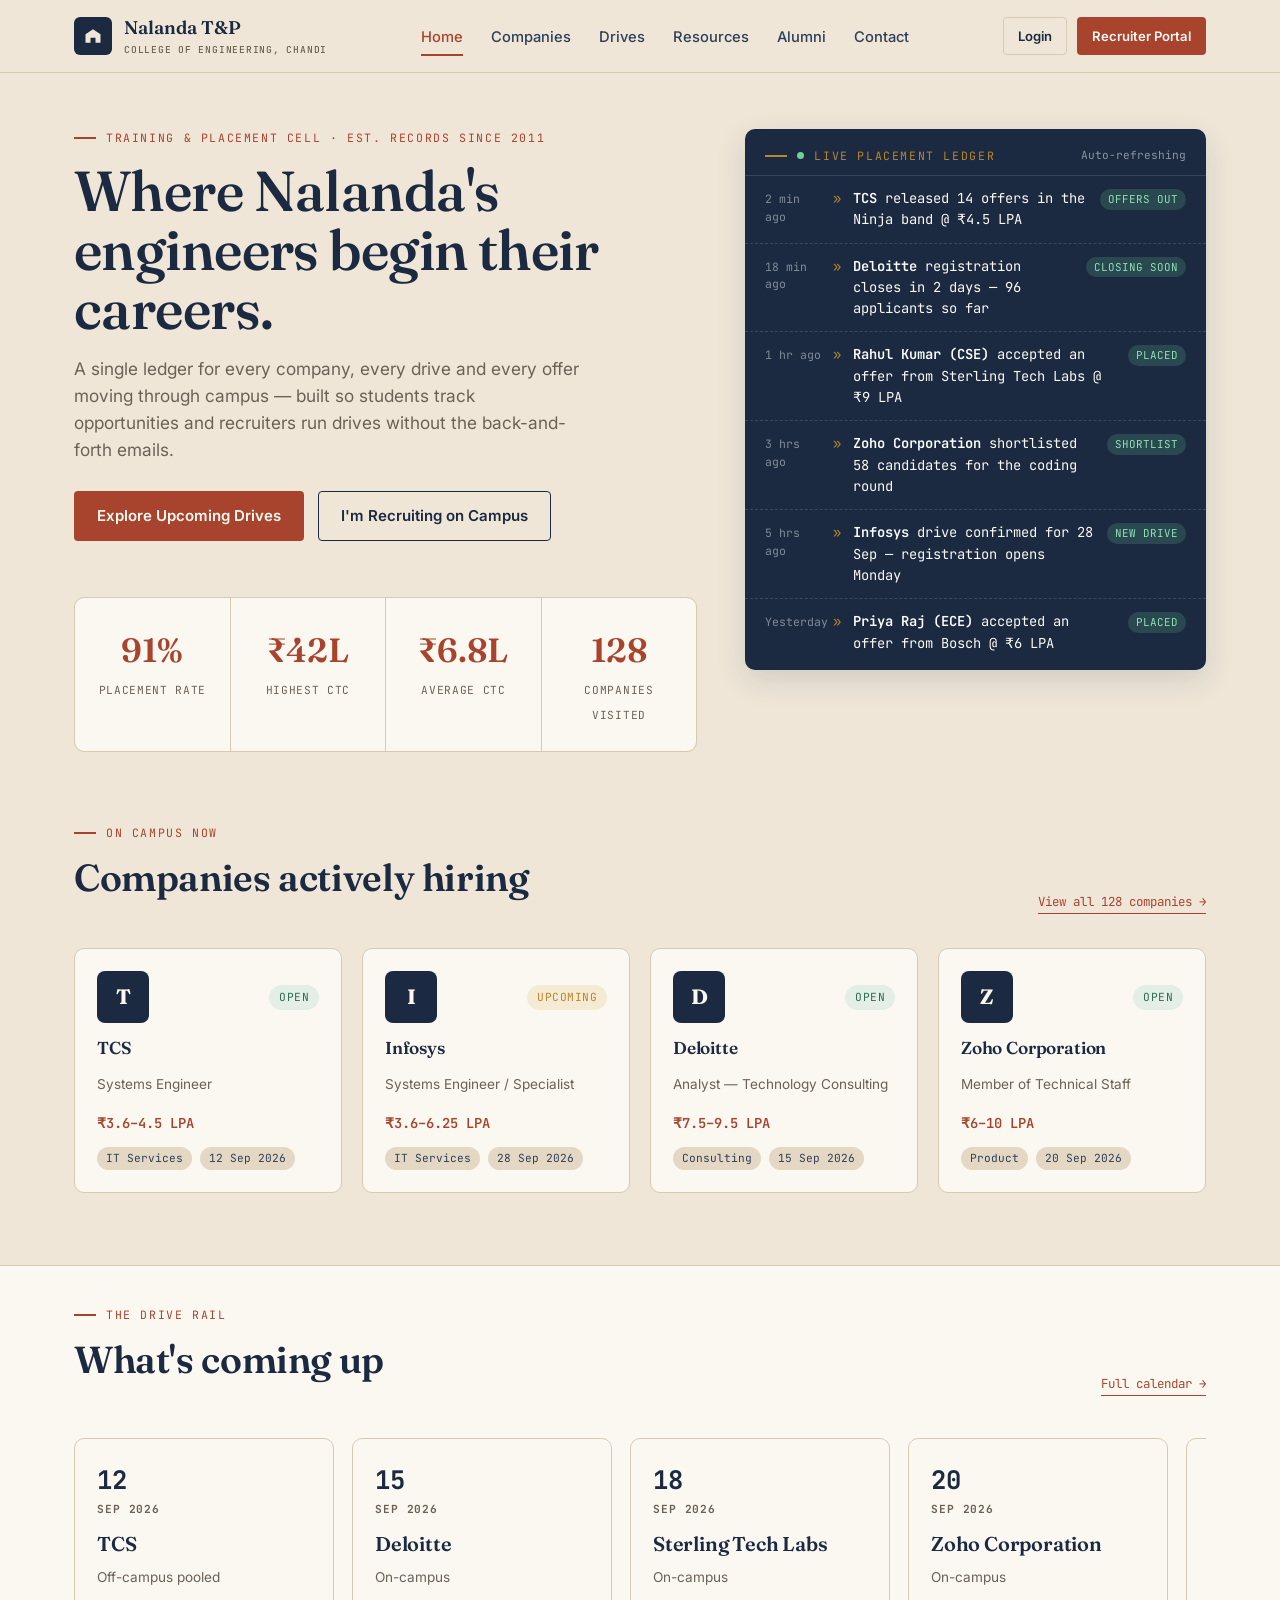
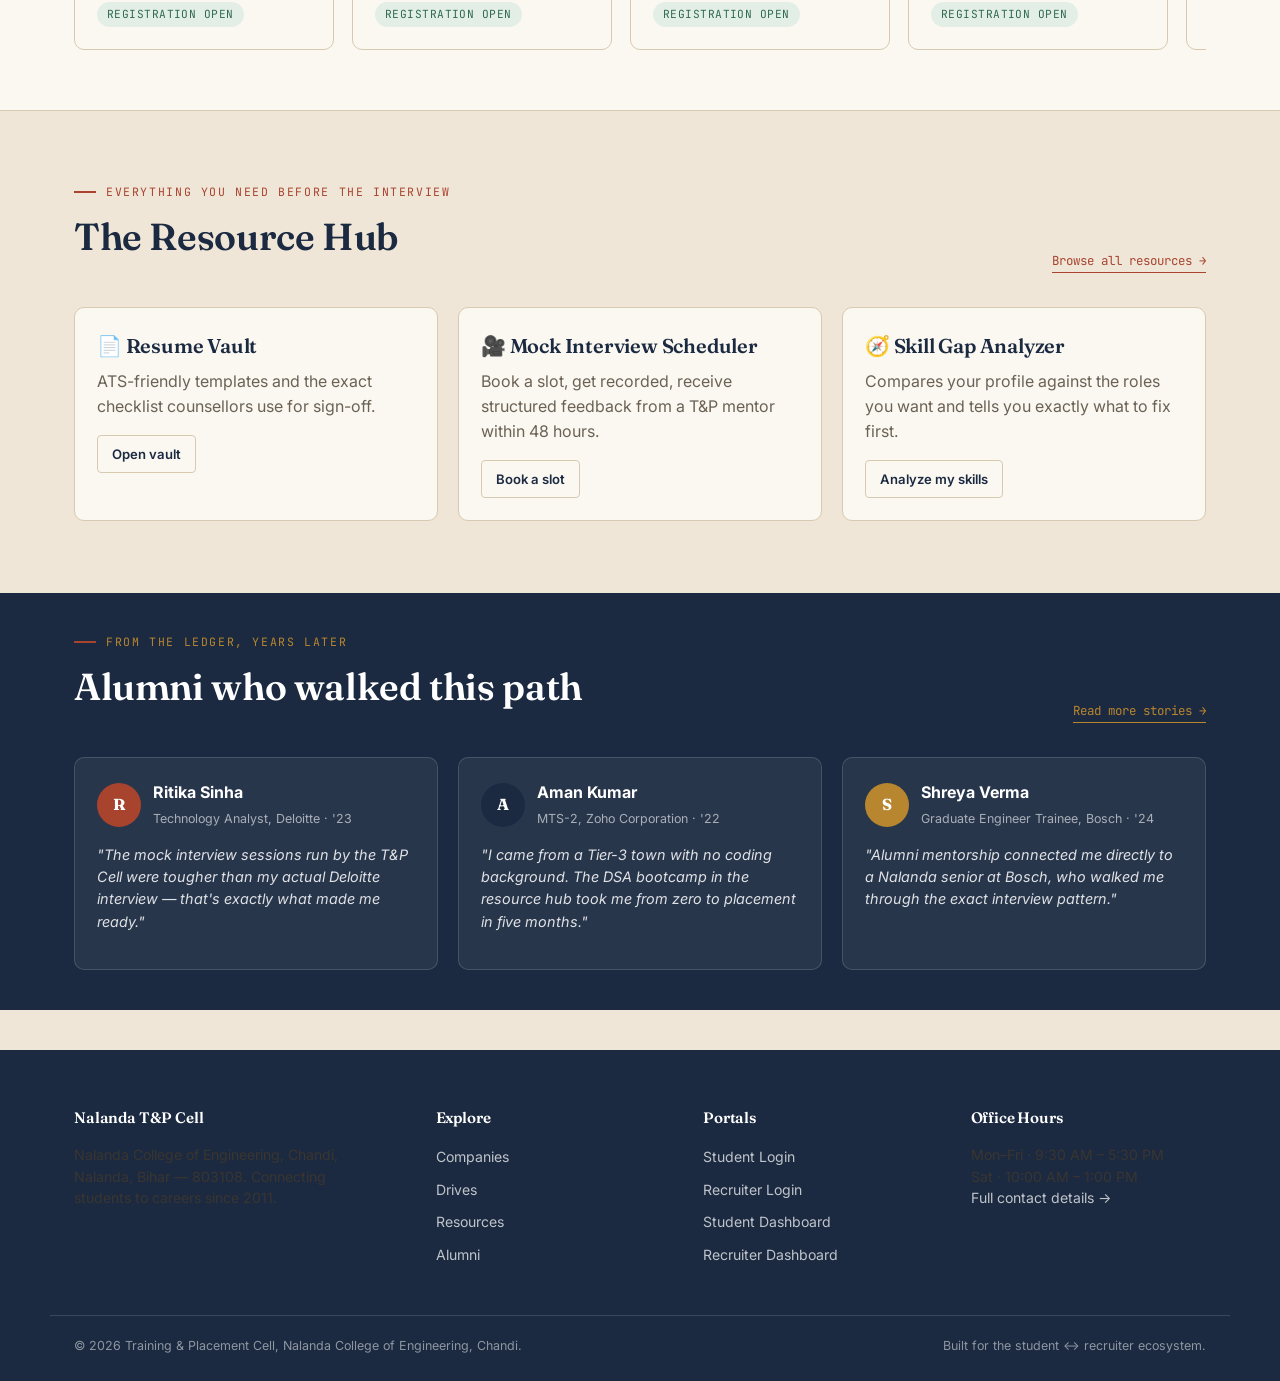
<file: index.html>
<!DOCTYPE html>
<html lang="en">
<head>
<meta charset="UTF-8">
<meta name="viewport" content="width=device-width, initial-scale=1.0">
<title>Nalanda T&P Cell — Training & Placement, Nalanda College of Engineering</title>
<meta name="description" content="Official Training & Placement Cell portal of Nalanda College of Engineering, Chandi — companies, drives, resources and dashboards for students and recruiters.">
<link rel="preconnect" href="https://fonts.googleapis.com">
<link href="https://fonts.googleapis.com/css2?family=Fraunces:opsz,wght@9..144,500;9..144,600;9..144,700&family=Inter:wght@400;500;600;700&family=JetBrains+Mono:wght@400;500;600&display=swap" rel="stylesheet">
<link rel="stylesheet" href="assets/css/style.css">
</head>
<body>

<nav class="site-nav">
  <div class="container nav-inner">
    <a href="index.html" class="brand">
      <span class="brand-mark">
        <svg viewBox="0 0 24 24" fill="none"><path d="M3 10L12 4L21 10V20H15V14H9V20H3V10Z" fill="#EFE6D8"/></svg>
      </span>
      <span>Nalanda T&amp;P<small>College of Engineering, Chandi</small></span>
    </a>
    <ul class="nav-links">
      <li><a href="index.html" data-page="index.html" class="active">Home</a></li>
      <li><a href="companies.html" data-page="companies.html">Companies</a></li>
      <li><a href="drives.html" data-page="drives.html">Drives</a></li>
      <li><a href="resources.html" data-page="resources.html">Resources</a></li>
      <li><a href="alumni.html" data-page="alumni.html">Alumni</a></li>
      <li><a href="contact.html" data-page="contact.html">Contact</a></li>
    </ul>
    <div class="nav-cta">
      <a href="login.html" class="btn btn-ghost btn-sm" data-login-link>Login</a>
      <a href="#" class="btn btn-ink btn-sm hidden" data-user-badge></a>
      <a href="login.html?as=recruiter" class="btn btn-primary btn-sm">Recruiter Portal</a>
    </div>
    <button class="nav-toggle" aria-label="Toggle menu"><span></span><span></span><span></span></button>
  </div>
</nav>

<header class="hero">
  <div class="container hero-grid">
    <div>
      <p class="eyebrow">Training &amp; Placement Cell · Est. records since 2011</p>
      <h1>Where Nalanda's engineers begin their careers.</h1>
      <p class="lede">A single ledger for every company, every drive and every offer moving through campus — built so students track opportunities and recruiters run drives without the back-and-forth emails.</p>
      <div class="hero-actions">
        <a href="drives.html" class="btn btn-primary">Explore Upcoming Drives</a>
        <a href="login.html?as=recruiter" class="btn btn-outline">I'm Recruiting on Campus</a>
      </div>
      <div class="stat-plaques">
        <div class="plaque"><span class="num" id="stat-rate">91%</span><span class="lbl">Placement rate</span></div>
        <div class="plaque"><span class="num" id="stat-high">₹42L</span><span class="lbl">Highest CTC</span></div>
        <div class="plaque"><span class="num" id="stat-avg">₹6.8L</span><span class="lbl">Average CTC</span></div>
        <div class="plaque"><span class="num" id="stat-cos">128</span><span class="lbl">Companies visited</span></div>
      </div>
    </div>

    <div class="ledger">
      <div class="ledger-head">
        <p class="eyebrow"><span class="live-dot"></span> Live Placement Ledger</p>
        <span style="font-family:var(--mono);font-size:.7rem;color:rgba(255,255,255,.5)">Auto-refreshing</span>
      </div>
      <div class="ledger-track" data-ledger></div>
    </div>
  </div>
</header>

<section class="section">
  <div class="container">
    <div class="section-head">
      <div>
        <p class="eyebrow">On Campus Now</p>
        <h2>Companies actively hiring</h2>
      </div>
      <a href="companies.html" class="view-all">View all 128 companies →</a>
    </div>
    <div class="grid grid-4" id="home-companies"></div>
  </div>
</section>

<section class="section section-tight" style="background:var(--paper);border-top:1px solid var(--line);border-bottom:1px solid var(--line);">
  <div class="container">
    <div class="section-head">
      <div>
        <p class="eyebrow">The Drive Rail</p>
        <h2>What's coming up</h2>
      </div>
      <a href="drives.html" class="view-all">Full calendar →</a>
    </div>
    <div class="rail" id="home-drives"></div>
  </div>
</section>

<section class="section">
  <div class="container">
    <div class="section-head">
      <div>
        <p class="eyebrow">Everything you need before the interview</p>
        <h2>The Resource Hub</h2>
      </div>
      <a href="resources.html" class="view-all">Browse all resources →</a>
    </div>
    <div class="grid grid-3">
      <div class="card">
        <h3>📄 Resume Vault</h3>
        <p class="muted">ATS-friendly templates and the exact checklist counsellors use for sign-off.</p>
        <a href="resources.html" class="btn btn-ghost btn-sm">Open vault</a>
      </div>
      <div class="card">
        <h3>🎥 Mock Interview Scheduler</h3>
        <p class="muted">Book a slot, get recorded, receive structured feedback from a T&amp;P mentor within 48 hours.</p>
        <a href="student-dashboard.html" class="btn btn-ghost btn-sm">Book a slot</a>
      </div>
      <div class="card">
        <h3>🧭 Skill Gap Analyzer</h3>
        <p class="muted">Compares your profile against the roles you want and tells you exactly what to fix first.</p>
        <a href="student-dashboard.html" class="btn btn-ghost btn-sm">Analyze my skills</a>
      </div>
    </div>
  </div>
</section>

<section class="section section-tight" style="background:var(--ink);color:#fff;">
  <div class="container">
    <div class="section-head">
      <div>
        <p class="eyebrow" style="color:var(--brass)">From the ledger, years later</p>
        <h2 style="color:#fff">Alumni who walked this path</h2>
      </div>
      <a href="alumni.html" class="view-all" style="color:var(--brass);border-color:var(--brass)">Read more stories →</a>
    </div>
    <div class="grid grid-3" id="home-alumni"></div>
  </div>
</section>

<footer class="site-footer">
  <div class="container footer-grid">
    <div>
      <h4>Nalanda T&amp;P Cell</h4>
      <p style="max-width:32ch;font-size:.88rem;">Nalanda College of Engineering, Chandi, Nalanda, Bihar — 803108. Connecting students to careers since 2011.</p>
    </div>
    <div>
      <h4>Explore</h4>
      <ul><li><a href="companies.html">Companies</a></li><li><a href="drives.html">Drives</a></li><li><a href="resources.html">Resources</a></li><li><a href="alumni.html">Alumni</a></li></ul>
    </div>
    <div>
      <h4>Portals</h4>
      <ul><li><a href="login.html">Student Login</a></li><li><a href="login.html?as=recruiter">Recruiter Login</a></li><li><a href="student-dashboard.html">Student Dashboard</a></li><li><a href="recruiter-dashboard.html">Recruiter Dashboard</a></li></ul>
    </div>
    <div>
      <h4>Office Hours</h4>
      <p style="font-size:.88rem;">Mon–Fri · 9:30 AM – 5:30 PM<br>Sat · 10:00 AM – 1:00 PM<br><a href="contact.html">Full contact details →</a></p>
    </div>
  </div>
  <div class="container footer-bottom">
    <span>© <span data-year></span> Training &amp; Placement Cell, Nalanda College of Engineering, Chandi.</span>
    <span>Built for the student ↔ recruiter ecosystem.</span>
  </div>
</footer>

<script src="assets/js/data.js"></script>
<script src="assets/js/main.js"></script>
<script src="assets/js/auth.js"></script>
<script>
  // Featured companies (open + upcoming, first 4)
  const featured = TP_DATA.companies.filter(c => c.status !== "closed").slice(0, 4);
  document.getElementById("home-companies").innerHTML = featured.map(c => `
    <a href="companies.html#${c.id}" class="card company-card">
      <div class="flex-between">
        <div class="company-logo">${c.name[0]}</div>
        <span class="badge badge-${c.status}">${c.status}</span>
      </div>
      <h3>${c.name}</h3>
      <p class="muted" style="font-size:.85rem;margin-bottom:6px;">${c.role}</p>
      <span class="company-ctc">${ctcRange(c.ctcMin, c.ctcMax)}</span>
      <div class="company-meta"><span class="chip">${c.sector}</span><span class="chip">${c.drive}</span></div>
    </a>
  `).join("");

  // Upcoming drives rail
  const upcoming = TP_DATA.drives.filter(d => d.status !== "closed").slice(0, 6);
  document.getElementById("home-drives").innerHTML = upcoming.map(d => {
    const dt = new Date(d.date);
    return `
    <div class="card rail-card">
      <div class="rail-date">${dt.getDate()}<span>${dt.toLocaleString('en-US',{month:'short'})} ${dt.getFullYear()}</span></div>
      <h3 style="margin-top:10px;">${d.company}</h3>
      <p class="muted" style="font-size:.85rem;">${d.type}</p>
      <div class="flex-between">
        <span class="badge badge-${d.status}">${d.stage}</span>
      </div>
    </div>`;
  }).join("");

  // Alumni preview
  document.getElementById("home-alumni").innerHTML = TP_DATA.alumni.slice(0, 3).map(a => `
    <div class="card" style="background:rgba(255,255,255,0.06);border-color:rgba(255,255,255,0.14);">
      <div class="flex gap-12" style="margin-bottom:14px;">
        <div style="width:44px;height:44px;border-radius:50%;background:${a.avatarColor};display:flex;align-items:center;justify-content:center;font-family:var(--serif);font-weight:700;color:#fff;">${a.name[0]}</div>
        <div>
          <b style="color:#fff;display:block;">${a.name}</b>
          <span style="font-size:.78rem;color:rgba(255,255,255,.6)">${a.role}, ${a.company} · '${a.batch.slice(2)}</span>
        </div>
      </div>
      <p style="color:rgba(255,255,255,.85);font-size:.9rem;font-style:italic;">"${a.quote}"</p>
    </div>
  `).join("");
</script>
</body>
</html>
</file>
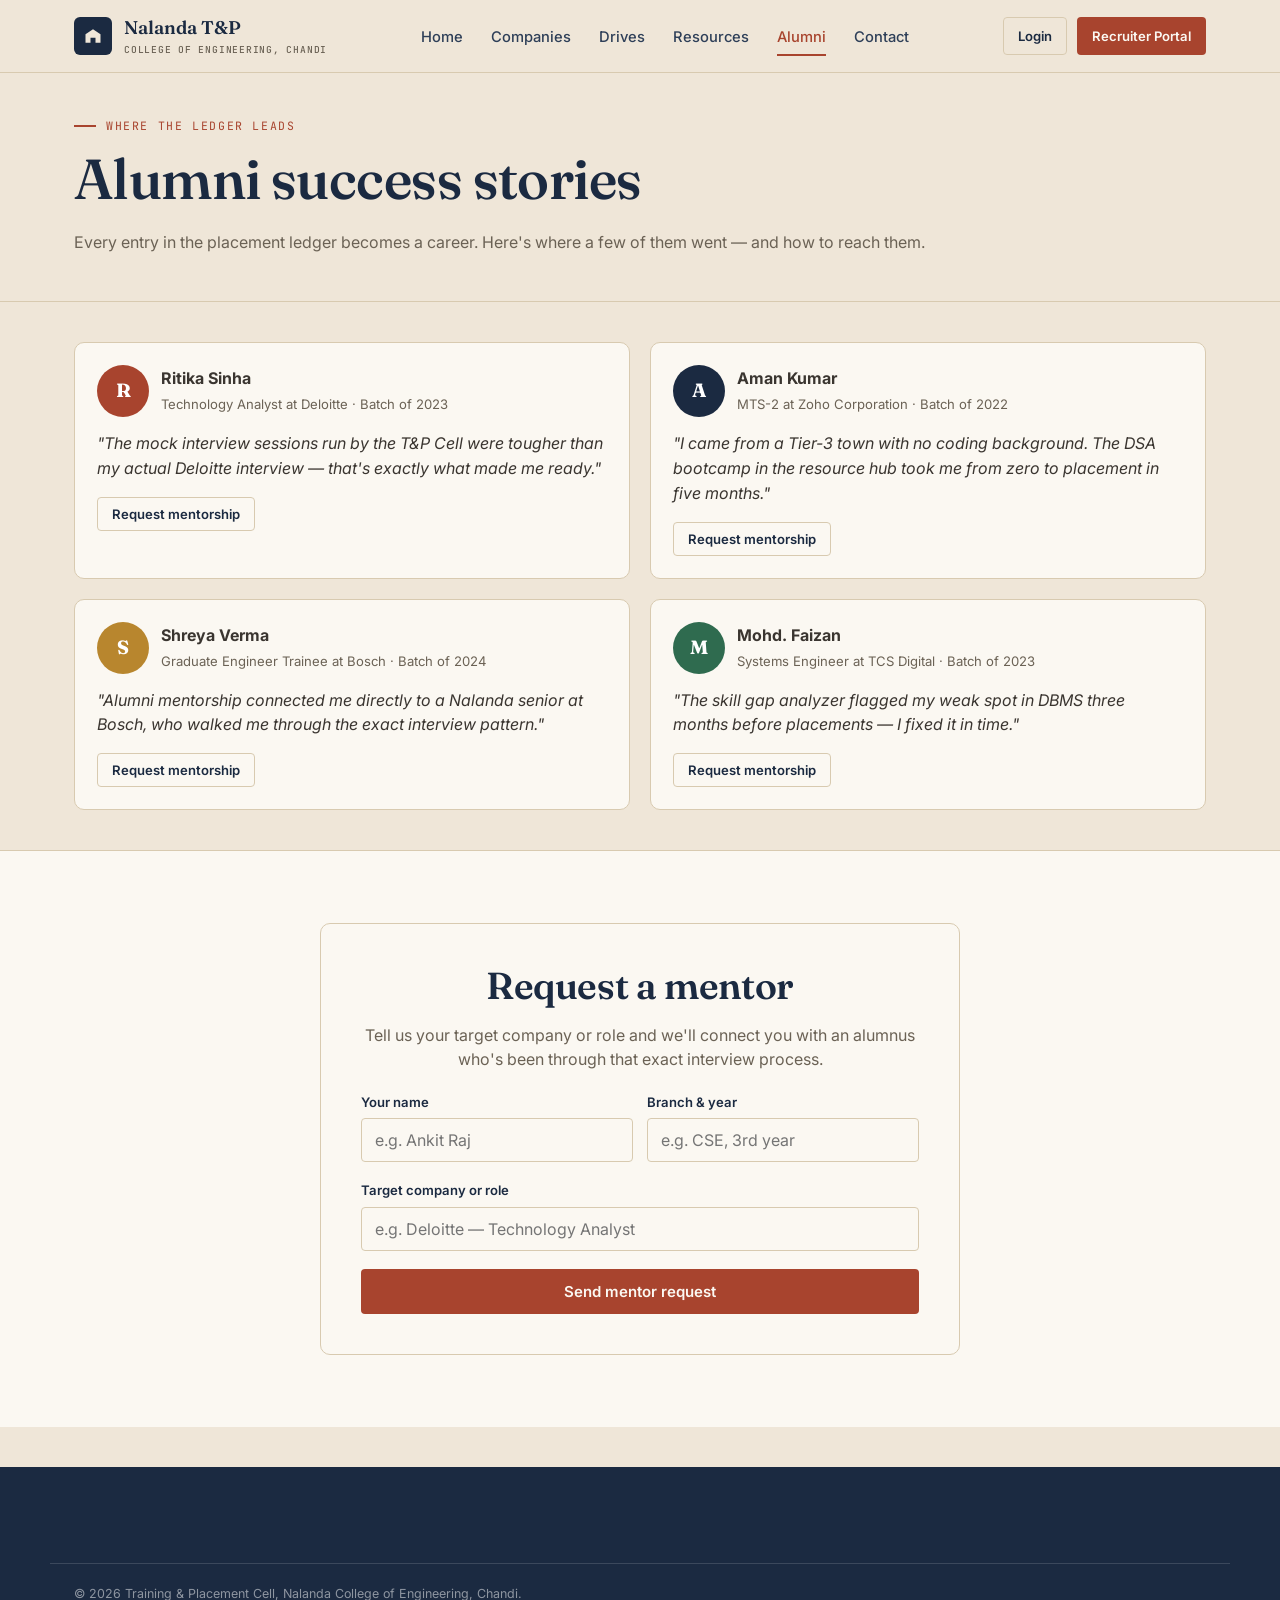
<file: alumni.html>
<!DOCTYPE html>
<html lang="en">
<head>
<meta charset="UTF-8">
<meta name="viewport" content="width=device-width, initial-scale=1.0">
<title>Alumni — Nalanda T&P Cell</title>
<link href="https://fonts.googleapis.com/css2?family=Fraunces:opsz,wght@9..144,500;9..144,600;9..144,700&family=Inter:wght@400;500;600;700&family=JetBrains+Mono:wght@400;500;600&display=swap" rel="stylesheet">
<link rel="stylesheet" href="assets/css/style.css">
</head>
<body>
<nav class="site-nav">
  <div class="container nav-inner">
    <a href="index.html" class="brand"><span class="brand-mark"><svg viewBox="0 0 24 24" fill="none"><path d="M3 10L12 4L21 10V20H15V14H9V20H3V10Z" fill="#EFE6D8"/></svg></span><span>Nalanda T&amp;P<small>College of Engineering, Chandi</small></span></a>
    <ul class="nav-links">
      <li><a href="index.html" data-page="index.html">Home</a></li>
      <li><a href="companies.html" data-page="companies.html">Companies</a></li>
      <li><a href="drives.html" data-page="drives.html">Drives</a></li>
      <li><a href="resources.html" data-page="resources.html">Resources</a></li>
      <li><a href="alumni.html" data-page="alumni.html" class="active">Alumni</a></li>
      <li><a href="contact.html" data-page="contact.html">Contact</a></li>
    </ul>
    <div class="nav-cta">
      <a href="login.html" class="btn btn-ghost btn-sm" data-login-link>Login</a>
      <a href="#" class="btn btn-ink btn-sm hidden" data-user-badge></a>
      <a href="login.html?as=recruiter" class="btn btn-primary btn-sm">Recruiter Portal</a>
    </div>
    <button class="nav-toggle" aria-label="Toggle menu"><span></span><span></span><span></span></button>
  </div>
</nav>

<header class="page-header">
  <div class="container">
    <p class="eyebrow">Where the ledger leads</p>
    <h1>Alumni success stories</h1>
    <p class="lede muted">Every entry in the placement ledger becomes a career. Here's where a few of them went — and how to reach them.</p>
  </div>
</header>

<section class="section-tight">
  <div class="container grid grid-2" id="alumni-grid"></div>
</section>

<section class="section" style="background:var(--paper);border-top:1px solid var(--line);">
  <div class="container">
    <div class="card" style="max-width:640px;margin:0 auto;text-align:center;padding:40px;">
      <h2>Request a mentor</h2>
      <p class="muted">Tell us your target company or role and we'll connect you with an alumnus who's been through that exact interview process.</p>
      <form id="mentor-form" style="text-align:left;margin-top:20px;">
        <div class="field-row">
          <div class="field"><label>Your name</label><input required placeholder="e.g. Ankit Raj"></div>
          <div class="field"><label>Branch &amp; year</label><input required placeholder="e.g. CSE, 3rd year"></div>
        </div>
        <div class="field"><label>Target company or role</label><input required placeholder="e.g. Deloitte — Technology Analyst"></div>
        <button class="btn btn-primary btn-block" type="submit">Send mentor request</button>
      </form>
    </div>
  </div>
</section>

<footer class="site-footer">
  <div class="container footer-bottom"><span>© <span data-year></span> Training &amp; Placement Cell, Nalanda College of Engineering, Chandi.</span></div>
</footer>

<script src="assets/js/data.js"></script>
<script src="assets/js/main.js"></script>
<script src="assets/js/auth.js"></script>
<script>
document.getElementById("alumni-grid").innerHTML = TP_DATA.alumni.map(a => `
  <div class="card">
    <div class="flex gap-12" style="margin-bottom:14px;">
      <div style="width:52px;height:52px;border-radius:50%;background:${a.avatarColor};display:flex;align-items:center;justify-content:center;font-family:var(--serif);font-weight:700;color:#fff;font-size:1.2rem;">${a.name[0]}</div>
      <div>
        <b style="display:block;">${a.name}</b>
        <span class="muted" style="font-size:.82rem;">${a.role} at ${a.company} · Batch of ${a.batch}</span>
      </div>
    </div>
    <p style="font-style:italic;">"${a.quote}"</p>
    <button class="btn btn-ghost btn-sm" data-connect="${a.name}">Request mentorship</button>
  </div>
`).join("");

document.getElementById("alumni-grid").addEventListener("click", e => {
  const btn = e.target.closest("[data-connect]");
  if (btn) toast(`Mentor request sent to ${btn.dataset.connect} — expect a reply within 3 days.`);
});

document.getElementById("mentor-form").addEventListener("submit", e => {
  e.preventDefault();
  toast("Mentor request submitted — the T&P Cell will match you within a week.");
  e.target.reset();
});
</script>
</body>
</html>
</file>
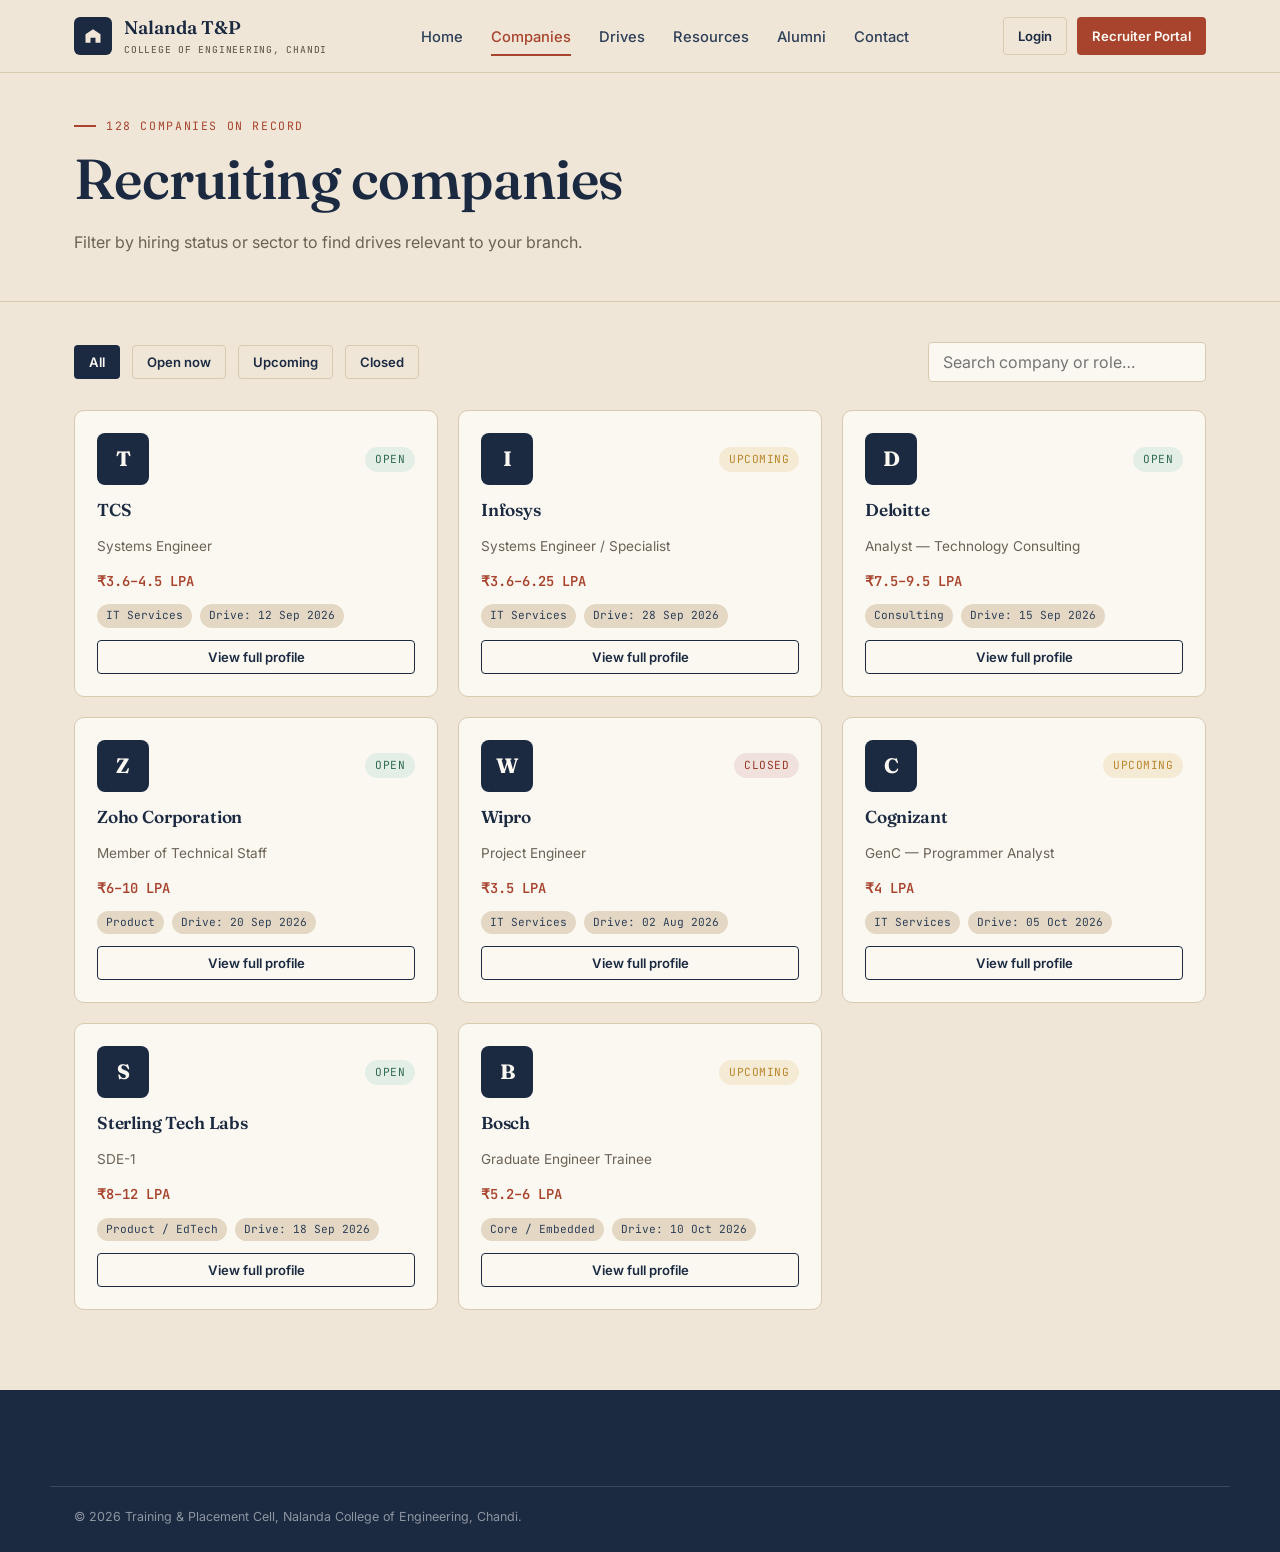
<file: companies.html>
<!DOCTYPE html>
<html lang="en">
<head>
<meta charset="UTF-8">
<meta name="viewport" content="width=device-width, initial-scale=1.0">
<title>Companies — Nalanda T&P Cell</title>
<link href="https://fonts.googleapis.com/css2?family=Fraunces:opsz,wght@9..144,500;9..144,600;9..144,700&family=Inter:wght@400;500;600;700&family=JetBrains+Mono:wght@400;500;600&display=swap" rel="stylesheet">
<link rel="stylesheet" href="assets/css/style.css">
</head>
<body>
<nav class="site-nav">
  <div class="container nav-inner">
    <a href="index.html" class="brand"><span class="brand-mark"><svg viewBox="0 0 24 24" fill="none"><path d="M3 10L12 4L21 10V20H15V14H9V20H3V10Z" fill="#EFE6D8"/></svg></span><span>Nalanda T&amp;P<small>College of Engineering, Chandi</small></span></a>
    <ul class="nav-links">
      <li><a href="index.html" data-page="index.html">Home</a></li>
      <li><a href="companies.html" data-page="companies.html" class="active">Companies</a></li>
      <li><a href="drives.html" data-page="drives.html">Drives</a></li>
      <li><a href="resources.html" data-page="resources.html">Resources</a></li>
      <li><a href="alumni.html" data-page="alumni.html">Alumni</a></li>
      <li><a href="contact.html" data-page="contact.html">Contact</a></li>
    </ul>
    <div class="nav-cta">
      <a href="login.html" class="btn btn-ghost btn-sm" data-login-link>Login</a>
      <a href="#" class="btn btn-ink btn-sm hidden" data-user-badge></a>
      <a href="login.html?as=recruiter" class="btn btn-primary btn-sm">Recruiter Portal</a>
    </div>
    <button class="nav-toggle" aria-label="Toggle menu"><span></span><span></span><span></span></button>
  </div>
</nav>

<header class="page-header">
  <div class="container">
    <p class="eyebrow">128 companies on record</p>
    <h1>Recruiting companies</h1>
    <p class="lede muted">Filter by hiring status or sector to find drives relevant to your branch.</p>
  </div>
</header>

<section class="section-tight">
  <div class="container">
    <div class="flex gap-12" style="flex-wrap:wrap;margin-bottom:28px;" id="filters">
      <button class="btn btn-sm btn-ink" data-filter="all">All</button>
      <button class="btn btn-sm btn-ghost" data-filter="open">Open now</button>
      <button class="btn btn-sm btn-ghost" data-filter="upcoming">Upcoming</button>
      <button class="btn btn-sm btn-ghost" data-filter="closed">Closed</button>
      <input type="text" id="search" placeholder="Search company or role…" style="margin-left:auto;padding:9px 14px;border:1.5px solid var(--line);border-radius:var(--radius);min-width:220px;background:var(--paper);">
    </div>
    <div class="grid grid-3" id="company-grid"></div>
  </div>
</section>

<div class="modal-overlay" id="modal">
  <div class="modal">
    <button class="modal-close" id="modal-close">&times;</button>
    <div id="modal-body"></div>
  </div>
</div>

<footer class="site-footer">
  <div class="container footer-bottom"><span>© <span data-year></span> Training &amp; Placement Cell, Nalanda College of Engineering, Chandi.</span></div>
</footer>

<script src="assets/js/data.js"></script>
<script src="assets/js/main.js"></script>
<script src="assets/js/auth.js"></script>
<script>
let activeFilter = "all";
let query = "";

function cardHTML(c) {
  return `
    <div class="card company-card" id="${c.id}">
      <div class="flex-between">
        <div class="company-logo">${c.name[0]}</div>
        <span class="badge badge-${c.status}">${c.status}</span>
      </div>
      <h3>${c.name}</h3>
      <p class="muted" style="font-size:.85rem;margin-bottom:2px;">${c.role}</p>
      <span class="company-ctc">${ctcRange(c.ctcMin, c.ctcMax)}</span>
      <div class="company-meta"><span class="chip">${c.sector}</span><span class="chip">Drive: ${c.drive}</span></div>
      <button class="btn btn-outline btn-sm" data-open="${c.id}">View full profile</button>
    </div>`;
}

function render() {
  let list = TP_DATA.companies.filter(c => activeFilter === "all" || c.status === activeFilter);
  if (query) list = list.filter(c => (c.name + c.role + c.sector).toLowerCase().includes(query));
  document.getElementById("company-grid").innerHTML = list.length
    ? list.map(cardHTML).join("")
    : `<p class="muted">No companies match that filter yet.</p>`;
}
render();

document.getElementById("filters").addEventListener("click", e => {
  const btn = e.target.closest("[data-filter]");
  if (!btn) return;
  activeFilter = btn.dataset.filter;
  document.querySelectorAll("#filters [data-filter]").forEach(b => b.className = "btn btn-sm btn-ghost");
  btn.className = "btn btn-sm btn-ink";
  render();
});
document.getElementById("search").addEventListener("input", e => { query = e.target.value.toLowerCase(); render(); });

document.getElementById("company-grid").addEventListener("click", e => {
  const btn = e.target.closest("[data-open]");
  if (!btn) return;
  const c = TP_DATA.companies.find(x => x.id === btn.dataset.open);
  document.getElementById("modal-body").innerHTML = `
    <div class="company-logo" style="width:60px;height:60px;font-size:1.6rem;margin-bottom:16px;">${c.name[0]}</div>
    <h2 style="margin-bottom:4px;">${c.name}</h2>
    <p class="muted" style="margin-bottom:16px;">${c.role} · ${c.sector}</p>
    <span class="badge badge-${c.status}" style="margin-bottom:18px;display:inline-block;">${c.status}</span>
    <p>${c.desc}</p>
    <table class="ledger-table" style="margin:18px 0;">
      <tr><td class="muted">CTC offered</td><td><b>${ctcRange(c.ctcMin, c.ctcMax)}</b></td></tr>
      <tr><td class="muted">Eligibility</td><td>${c.eligibility}</td></tr>
      <tr><td class="muted">Drive date</td><td>${c.drive}</td></tr>
      <tr><td class="muted">Openings</td><td>${c.openings || "Results published"}</td></tr>
    </table>
    <div class="flex gap-12">
      <a href="student-dashboard.html" class="btn btn-primary">Register / Apply</a>
      <a href="drives.html" class="btn btn-ghost">See full drive calendar</a>
    </div>
  `;
  document.getElementById("modal").classList.add("open");
});
document.getElementById("modal-close").addEventListener("click", () => document.getElementById("modal").classList.remove("open"));
document.getElementById("modal").addEventListener("click", e => { if (e.target.id === "modal") e.target.classList.remove("open"); });

// Deep-link support: companies.html#tcs opens that company's modal
if (location.hash) {
  const id = location.hash.slice(1);
  setTimeout(() => document.querySelector(`[data-open="${id}"]`)?.click(), 150);
}
</script>
</body>
</html>
</file>
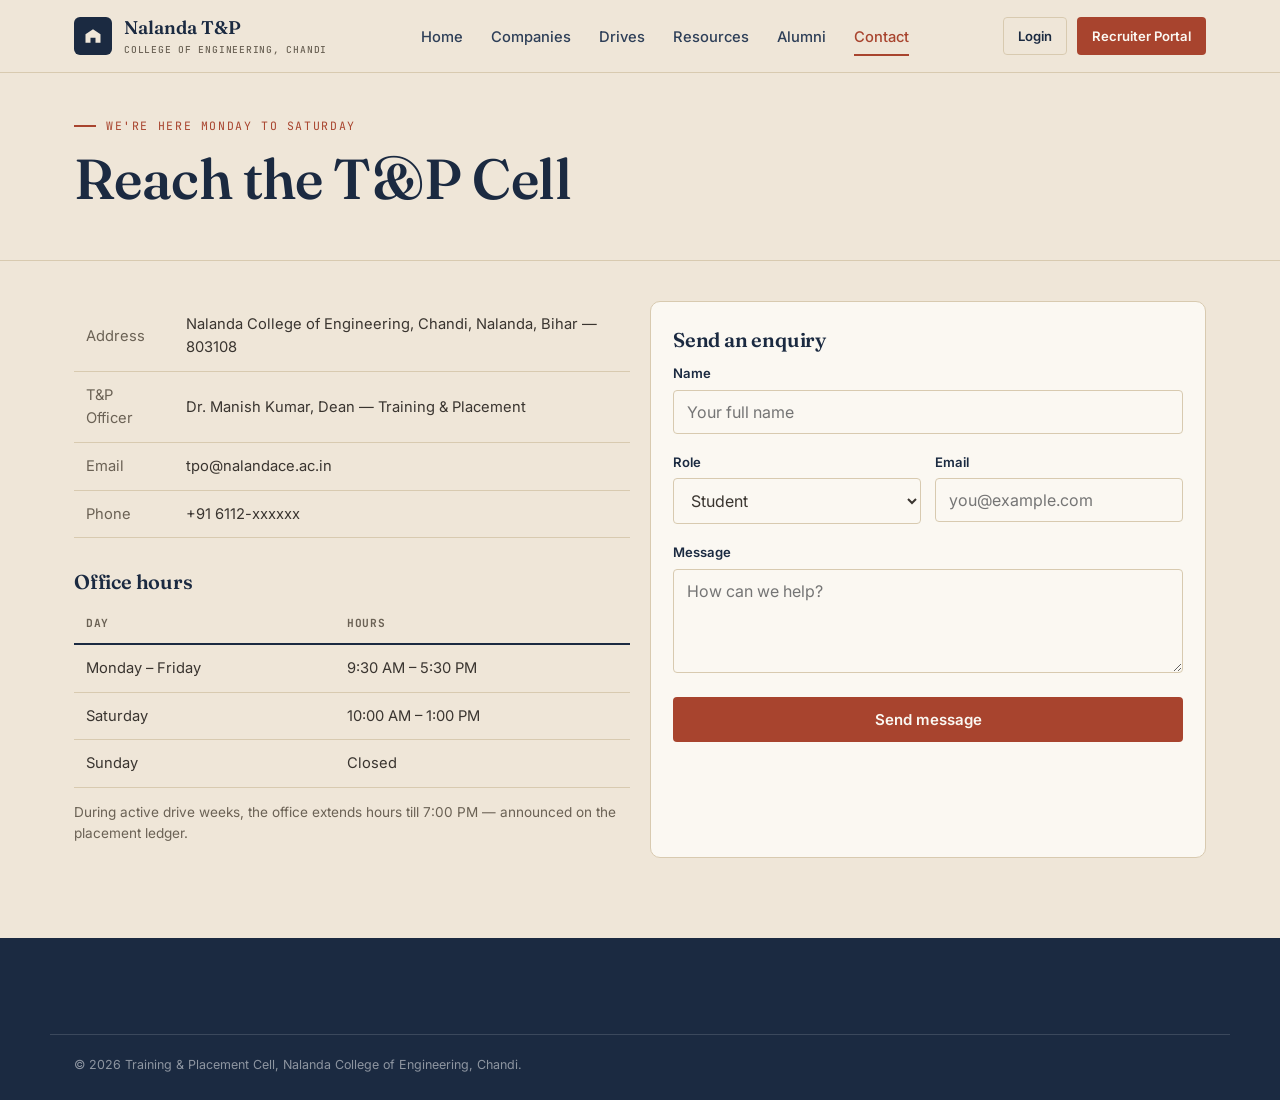
<file: contact.html>
<!DOCTYPE html>
<html lang="en">
<head>
<meta charset="UTF-8">
<meta name="viewport" content="width=device-width, initial-scale=1.0">
<title>Contact — Nalanda T&P Cell</title>
<link href="https://fonts.googleapis.com/css2?family=Fraunces:opsz,wght@9..144,500;9..144,600;9..144,700&family=Inter:wght@400;500;600;700&family=JetBrains+Mono:wght@400;500;600&display=swap" rel="stylesheet">
<link rel="stylesheet" href="assets/css/style.css">
</head>
<body>
<nav class="site-nav">
  <div class="container nav-inner">
    <a href="index.html" class="brand"><span class="brand-mark"><svg viewBox="0 0 24 24" fill="none"><path d="M3 10L12 4L21 10V20H15V14H9V20H3V10Z" fill="#EFE6D8"/></svg></span><span>Nalanda T&amp;P<small>College of Engineering, Chandi</small></span></a>
    <ul class="nav-links">
      <li><a href="index.html" data-page="index.html">Home</a></li>
      <li><a href="companies.html" data-page="companies.html">Companies</a></li>
      <li><a href="drives.html" data-page="drives.html">Drives</a></li>
      <li><a href="resources.html" data-page="resources.html">Resources</a></li>
      <li><a href="alumni.html" data-page="alumni.html">Alumni</a></li>
      <li><a href="contact.html" data-page="contact.html" class="active">Contact</a></li>
    </ul>
    <div class="nav-cta">
      <a href="login.html" class="btn btn-ghost btn-sm" data-login-link>Login</a>
      <a href="#" class="btn btn-ink btn-sm hidden" data-user-badge></a>
      <a href="login.html?as=recruiter" class="btn btn-primary btn-sm">Recruiter Portal</a>
    </div>
    <button class="nav-toggle" aria-label="Toggle menu"><span></span><span></span><span></span></button>
  </div>
</nav>

<header class="page-header">
  <div class="container">
    <p class="eyebrow">We're here Monday to Saturday</p>
    <h1>Reach the T&amp;P Cell</h1>
  </div>
</header>

<section class="section-tight">
  <div class="container grid grid-2">
    <div>
      <table class="ledger-table" style="margin-bottom:28px;">
        <tr><td class="muted">Address</td><td>Nalanda College of Engineering, Chandi, Nalanda, Bihar — 803108</td></tr>
        <tr><td class="muted">T&amp;P Officer</td><td>Dr. Manish Kumar, Dean — Training &amp; Placement</td></tr>
        <tr><td class="muted">Email</td><td>tpo@nalandace.ac.in</td></tr>
        <tr><td class="muted">Phone</td><td>+91 6112-xxxxxx</td></tr>
      </table>

      <h3>Office hours</h3>
      <table class="ledger-table">
        <thead><tr><th>Day</th><th>Hours</th></tr></thead>
        <tbody>
          <tr><td>Monday – Friday</td><td>9:30 AM – 5:30 PM</td></tr>
          <tr><td>Saturday</td><td>10:00 AM – 1:00 PM</td></tr>
          <tr><td>Sunday</td><td>Closed</td></tr>
        </tbody>
      </table>
      <p class="muted" style="margin-top:14px;font-size:.85rem;">During active drive weeks, the office extends hours till 7:00 PM — announced on the placement ledger.</p>
    </div>

    <div class="card">
      <h3>Send an enquiry</h3>
      <form id="contact-form">
        <div class="field"><label>Name</label><input required placeholder="Your full name"></div>
        <div class="field-row">
          <div class="field"><label>Role</label><select><option>Student</option><option>Recruiter</option><option>Alumnus</option><option>Other</option></select></div>
          <div class="field"><label>Email</label><input type="email" required placeholder="you@example.com"></div>
        </div>
        <div class="field"><label>Message</label><textarea rows="4" required placeholder="How can we help?"></textarea></div>
        <button class="btn btn-primary btn-block" type="submit">Send message</button>
      </form>
    </div>
  </div>
</section>

<footer class="site-footer">
  <div class="container footer-bottom"><span>© <span data-year></span> Training &amp; Placement Cell, Nalanda College of Engineering, Chandi.</span></div>
</footer>

<script src="assets/js/data.js"></script>
<script src="assets/js/main.js"></script>
<script src="assets/js/auth.js"></script>
<script>
document.getElementById("contact-form").addEventListener("submit", e => {
  e.preventDefault();
  toast("Message sent — the T&P Cell typically replies within 2 working days.");
  e.target.reset();
});
</script>
</body>
</html>
</file>
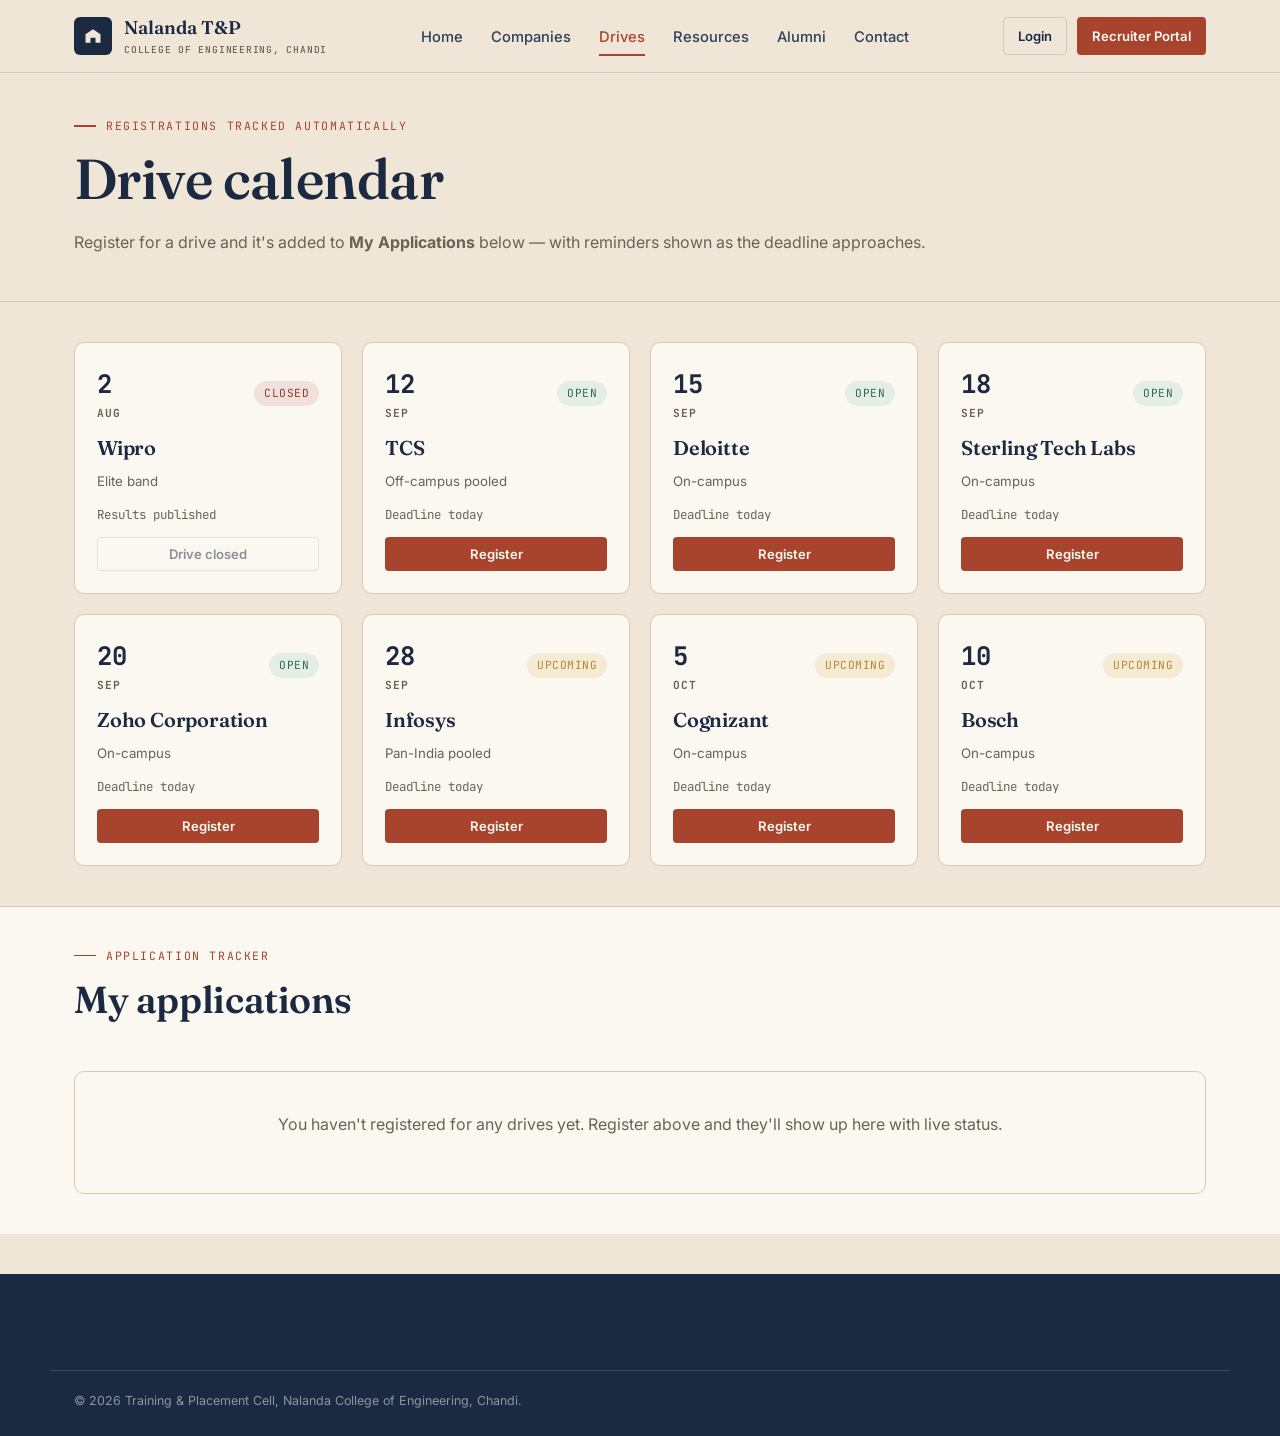
<file: drives.html>
<!DOCTYPE html>
<html lang="en">
<head>
<meta charset="UTF-8">
<meta name="viewport" content="width=device-width, initial-scale=1.0">
<title>Drive Calendar — Nalanda T&P Cell</title>
<link href="https://fonts.googleapis.com/css2?family=Fraunces:opsz,wght@9..144,500;9..144,600;9..144,700&family=Inter:wght@400;500;600;700&family=JetBrains+Mono:wght@400;500;600&display=swap" rel="stylesheet">
<link rel="stylesheet" href="assets/css/style.css">
</head>
<body>
<nav class="site-nav">
  <div class="container nav-inner">
    <a href="index.html" class="brand"><span class="brand-mark"><svg viewBox="0 0 24 24" fill="none"><path d="M3 10L12 4L21 10V20H15V14H9V20H3V10Z" fill="#EFE6D8"/></svg></span><span>Nalanda T&amp;P<small>College of Engineering, Chandi</small></span></a>
    <ul class="nav-links">
      <li><a href="index.html" data-page="index.html">Home</a></li>
      <li><a href="companies.html" data-page="companies.html">Companies</a></li>
      <li><a href="drives.html" data-page="drives.html" class="active">Drives</a></li>
      <li><a href="resources.html" data-page="resources.html">Resources</a></li>
      <li><a href="alumni.html" data-page="alumni.html">Alumni</a></li>
      <li><a href="contact.html" data-page="contact.html">Contact</a></li>
    </ul>
    <div class="nav-cta">
      <a href="login.html" class="btn btn-ghost btn-sm" data-login-link>Login</a>
      <a href="#" class="btn btn-ink btn-sm hidden" data-user-badge></a>
      <a href="login.html?as=recruiter" class="btn btn-primary btn-sm">Recruiter Portal</a>
    </div>
    <button class="nav-toggle" aria-label="Toggle menu"><span></span><span></span><span></span></button>
  </div>
</nav>

<header class="page-header">
  <div class="container">
    <p class="eyebrow">Registrations tracked automatically</p>
    <h1>Drive calendar</h1>
    <p class="lede muted">Register for a drive and it's added to <b>My Applications</b> below — with reminders shown as the deadline approaches.</p>
  </div>
</header>

<section class="section-tight">
  <div class="container">
    <div class="grid grid-4" id="drive-cards" style="grid-template-columns:repeat(4,1fr);"></div>
  </div>
</section>

<section class="section-tight" style="background:var(--paper);border-top:1px solid var(--line);">
  <div class="container">
    <div class="section-head">
      <div><p class="eyebrow">Application Tracker</p><h2>My applications</h2></div>
    </div>
    <div id="tracker-empty" class="card text-center" style="padding:40px;">
      <p class="muted">You haven't registered for any drives yet. Register above and they'll show up here with live status.</p>
    </div>
    <table class="ledger-table hidden" id="tracker-table">
      <thead><tr><th>Company</th><th>Drive date</th><th>Type</th><th>Status</th><th></th></tr></thead>
      <tbody id="tracker-body"></tbody>
    </table>
  </div>
</section>

<footer class="site-footer">
  <div class="container footer-bottom"><span>© <span data-year></span> Training &amp; Placement Cell, Nalanda College of Engineering, Chandi.</span></div>
</footer>

<script src="assets/js/data.js"></script>
<script src="assets/js/main.js"></script>
<script src="assets/js/auth.js"></script>
<script>
const APP_KEY = "tp_my_applications";
const getApps = () => JSON.parse(localStorage.getItem(APP_KEY) || "[]");
const setApps = (a) => localStorage.setItem(APP_KEY, JSON.stringify(a));

function daysUntil(dateStr) {
  const diff = Math.ceil((new Date(dateStr) - new Date()) / 86400000);
  return diff;
}

function renderDrives() {
  document.getElementById("drive-cards").innerHTML = TP_DATA.drives
    .sort((a,b) => new Date(a.date) - new Date(b.date))
    .map(d => {
      const dt = new Date(d.date);
      const applied = getApps().includes(d.id);
      const dl = daysUntil(d.deadline);
      return `
      <div class="card rail-card">
        <div class="flex-between">
          <div class="rail-date">${dt.getDate()}<span>${dt.toLocaleString('en-US',{month:'short'})}</span></div>
          <span class="badge badge-${d.status}">${d.status}</span>
        </div>
        <h3 style="margin-top:10px;">${d.company}</h3>
        <p class="muted" style="font-size:.83rem;">${d.type}</p>
        <p class="muted" style="font-size:.78rem;font-family:var(--mono);">${d.status === 'closed' ? 'Results published' : dl > 0 ? `Apply within ${dl} days` : 'Deadline today'}</p>
        ${d.status === "closed"
          ? `<button class="btn btn-ghost btn-sm btn-block" disabled>Drive closed</button>`
          : applied
            ? `<button class="btn btn-ink btn-sm btn-block" disabled>✓ Registered</button>`
            : `<button class="btn btn-primary btn-sm btn-block" data-register="${d.id}">Register</button>`
        }
      </div>`;
    }).join("");
}

function renderTracker() {
  const apps = getApps();
  const rows = TP_DATA.drives.filter(d => apps.includes(d.id));
  document.getElementById("tracker-empty").classList.toggle("hidden", rows.length > 0);
  document.getElementById("tracker-table").classList.toggle("hidden", rows.length === 0);
  document.getElementById("tracker-body").innerHTML = rows.map(d => `
    <tr>
      <td><b>${d.company}</b></td>
      <td>${new Date(d.date).toLocaleDateString('en-IN',{day:'2-digit',month:'short',year:'numeric'})}</td>
      <td>${d.type}</td>
      <td><span class="badge badge-applied">Applied</span></td>
      <td><button class="btn btn-ghost btn-sm" data-withdraw="${d.id}">Withdraw</button></td>
    </tr>`).join("");
}

document.getElementById("drive-cards").addEventListener("click", e => {
  const btn = e.target.closest("[data-register]");
  if (!btn) return;
  const id = btn.dataset.register;
  const apps = getApps();
  if (!apps.includes(id)) apps.push(id);
  setApps(apps);
  const d = TP_DATA.drives.find(x => x.id === id);
  toast(`Registered for ${d.company} — confirmation sent to your email.`);
  renderDrives(); renderTracker();
});

document.getElementById("tracker-body").addEventListener("click", e => {
  const btn = e.target.closest("[data-withdraw]");
  if (!btn) return;
  setApps(getApps().filter(id => id !== btn.dataset.withdraw));
  renderDrives(); renderTracker();
});

renderDrives(); renderTracker();
</script>
</body>
</html>
</file>
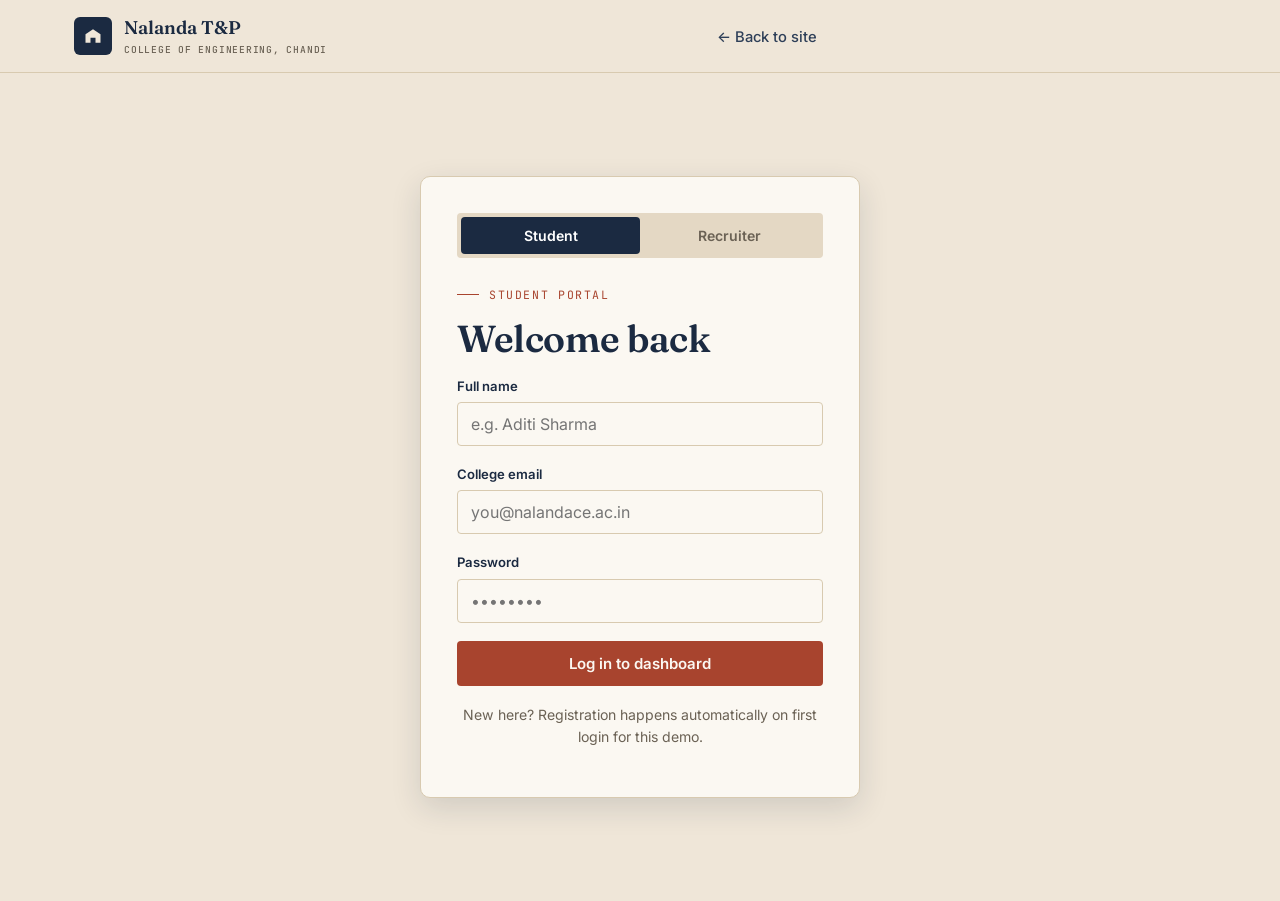
<file: login.html>
<!DOCTYPE html>
<html lang="en">
<head>
<meta charset="UTF-8">
<meta name="viewport" content="width=device-width, initial-scale=1.0">
<title>Login — Nalanda T&P Cell</title>
<link href="https://fonts.googleapis.com/css2?family=Fraunces:opsz,wght@9..144,500;9..144,600;9..144,700&family=Inter:wght@400;500;600;700&family=JetBrains+Mono:wght@400;500;600&display=swap" rel="stylesheet">
<link rel="stylesheet" href="assets/css/style.css">
<style>
  .auth-wrap { min-height: calc(100vh - 72px); display: flex; align-items: center; justify-content: center; padding: 40px 20px; }
  .auth-box { width: 100%; max-width: 440px; background: var(--paper); border: 1px solid var(--line); border-radius: var(--radius-lg); padding: 36px; box-shadow: var(--shadow-lift); }
  .role-toggle { display: flex; background: var(--parchment-deep); border-radius: var(--radius); padding: 4px; margin-bottom: 28px; }
  .role-toggle button { flex: 1; padding: 10px; border: none; background: none; border-radius: 4px; font-weight: 600; font-size: .88rem; color: var(--slate-soft); }
  .role-toggle button.active { background: var(--ink); color: #fff; }
  .auth-switch { text-align: center; margin-top: 18px; font-size: .88rem; }
</style>
</head>
<body>
<nav class="site-nav">
  <div class="container nav-inner">
    <a href="index.html" class="brand"><span class="brand-mark"><svg viewBox="0 0 24 24" fill="none"><path d="M3 10L12 4L21 10V20H15V14H9V20H3V10Z" fill="#EFE6D8"/></svg></span><span>Nalanda T&amp;P<small>College of Engineering, Chandi</small></span></a>
    <ul class="nav-links"><li><a href="index.html">← Back to site</a></li></ul>
    <div class="nav-cta"></div>
    <button class="nav-toggle" aria-label="Toggle menu"><span></span><span></span><span></span></button>
  </div>
</nav>

<div class="auth-wrap">
  <div class="auth-box">
    <div class="role-toggle">
      <button id="tab-student" class="active">Student</button>
      <button id="tab-recruiter">Recruiter</button>
    </div>

    <div id="panel-student">
      <p class="eyebrow">Student Portal</p>
      <h2>Welcome back</h2>
      <form id="student-form">
        <div class="field"><label>Full name</label><input required placeholder="e.g. Aditi Sharma" id="s-name"></div>
        <div class="field"><label>College email</label><input required type="email" placeholder="you@nalandace.ac.in" id="s-email"></div>
        <div class="field"><label>Password</label><input required type="password" placeholder="••••••••"></div>
        <button class="btn btn-primary btn-block" type="submit">Log in to dashboard</button>
      </form>
      <p class="auth-switch muted">New here? Registration happens automatically on first login for this demo.</p>
    </div>

    <div id="panel-recruiter" class="hidden">
      <p class="eyebrow">Recruiter Portal</p>
      <h2>Post a drive, track applicants</h2>
      <form id="recruiter-form">
        <div class="field"><label>Your name</label><input required placeholder="e.g. Kavya Iyer" id="r-name"></div>
        <div class="field"><label>Company name</label><input required placeholder="e.g. Sterling Tech Labs" id="r-company"></div>
        <div class="field"><label>Work email</label><input required type="email" placeholder="you@company.com" id="r-email"></div>
        <div class="field"><label>Password</label><input required type="password" placeholder="••••••••"></div>
        <button class="btn btn-primary btn-block" type="submit">Log in to recruiter dashboard</button>
      </form>
    </div>
  </div>
</div>

<script src="assets/js/data.js"></script>
<script src="assets/js/main.js"></script>
<script src="assets/js/auth.js"></script>
<script>
const tabS = document.getElementById("tab-student"), tabR = document.getElementById("tab-recruiter");
const panelS = document.getElementById("panel-student"), panelR = document.getElementById("panel-recruiter");
function showRecruiter() { tabR.classList.add("active"); tabS.classList.remove("active"); panelR.classList.remove("hidden"); panelS.classList.add("hidden"); }
function showStudent() { tabS.classList.add("active"); tabR.classList.remove("active"); panelS.classList.remove("hidden"); panelR.classList.add("hidden"); }
tabS.addEventListener("click", showStudent);
tabR.addEventListener("click", showRecruiter);
if (new URLSearchParams(location.search).get("as") === "recruiter") showRecruiter();

document.getElementById("student-form").addEventListener("submit", e => {
  e.preventDefault();
  const name = document.getElementById("s-name").value || "Student";
  const email = document.getElementById("s-email").value;
  tpLogin("student", name, email);
  window.location.href = "student-dashboard.html";
});

document.getElementById("recruiter-form").addEventListener("submit", e => {
  e.preventDefault();
  const name = document.getElementById("r-name").value || "Recruiter";
  const email = document.getElementById("r-email").value;
  const company = document.getElementById("r-company").value || "Your Company";
  const session = tpLogin("recruiter", name, email);
  session.company = company;
  localStorage.setItem("tp_session", JSON.stringify(session));
  window.location.href = "recruiter-dashboard.html";
});
</script>
</body>
</html>
</file>
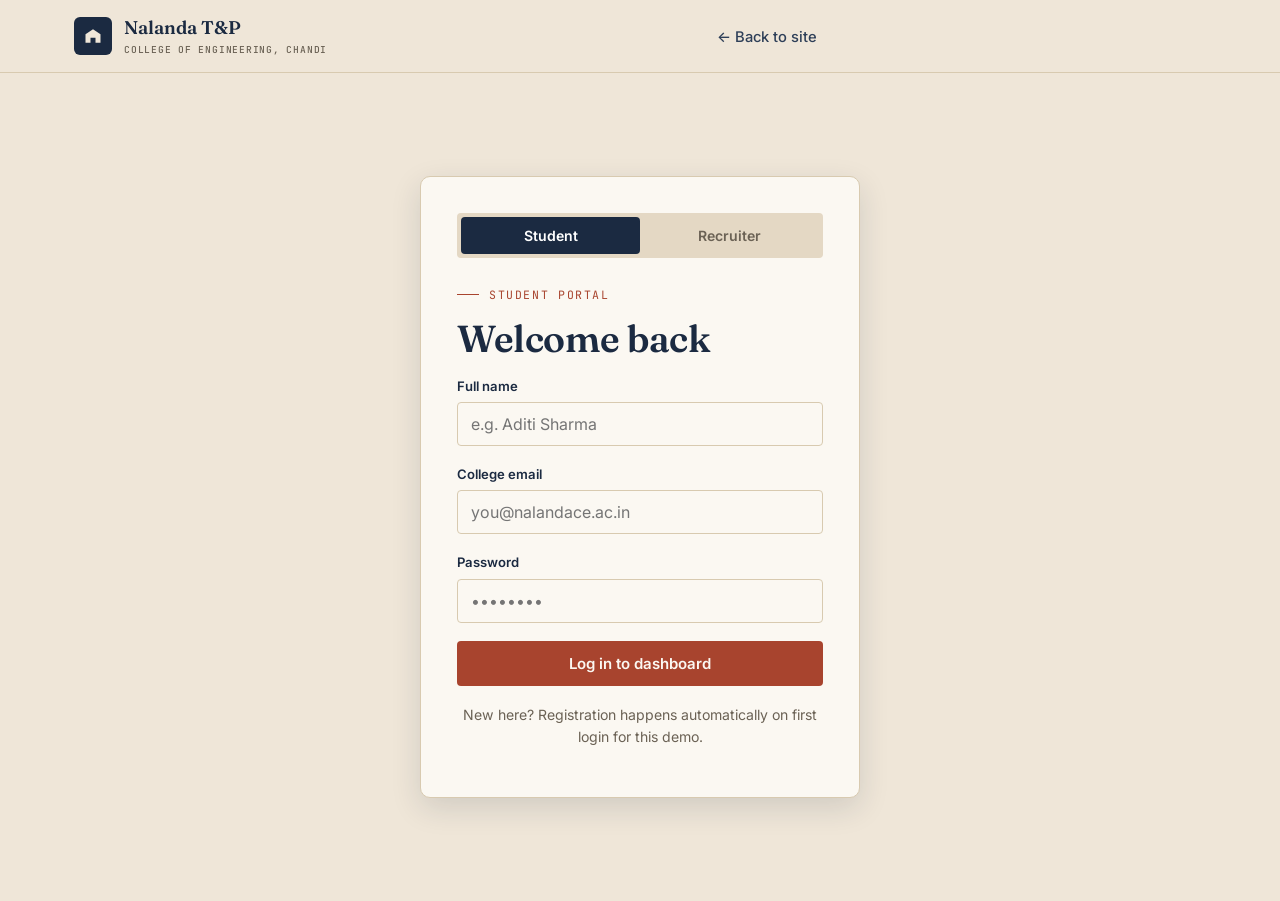
<file: recruiter-dashboard.html>
<!DOCTYPE html>
<html lang="en">
<head>
<meta charset="UTF-8">
<meta name="viewport" content="width=device-width, initial-scale=1.0">
<title>Recruiter Dashboard — Nalanda T&P Cell</title>
<link href="https://fonts.googleapis.com/css2?family=Fraunces:opsz,wght@9..144,500;9..144,600;9..144,700&family=Inter:wght@400;500;600;700&family=JetBrains+Mono:wght@400;500;600&display=swap" rel="stylesheet">
<link rel="stylesheet" href="assets/css/style.css">
</head>
<body>
<nav class="site-nav">
  <div class="container nav-inner">
    <a href="index.html" class="brand"><span class="brand-mark"><svg viewBox="0 0 24 24" fill="none"><path d="M3 10L12 4L21 10V20H15V14H9V20H3V10Z" fill="#EFE6D8"/></svg></span><span>Nalanda T&amp;P<small>College of Engineering, Chandi</small></span></a>
    <ul class="nav-links"><li><a href="index.html">← Back to site</a></li></ul>
    <div class="nav-cta"><button class="btn btn-ghost btn-sm" data-logout>Log out</button></div>
    <button class="nav-toggle" aria-label="Toggle menu"><span></span><span></span><span></span></button>
  </div>
</nav>

<div class="dash-shell">
  <aside class="dash-side">
    <div class="who"><b id="who-company">—</b><span id="who-name">Recruiter</span></div>
    <nav class="dash-nav">
      <a href="#" data-tab="overview" class="active">◆ Overview</a>
      <a href="#" data-tab="post">◆ Post a Drive</a>
      <a href="#" data-tab="analytics">◆ Funnel Analytics</a>
      <a href="#" data-tab="applicants">◆ Applicants</a>
    </nav>
  </aside>

  <main class="dash-main">

    <!-- OVERVIEW -->
    <section class="tab-panel active" id="tab-overview">
      <p class="eyebrow">Hiring snapshot</p>
      <h2>Welcome, <span id="hello-name">Recruiter</span></h2>
      <div class="kpi-row">
        <div class="kpi"><span class="num" id="kpi-drives">4</span><div class="lbl">Drives posted</div><div class="delta">on Nalanda T&amp;P</div></div>
        <div class="kpi"><span class="num" id="kpi-applied">858</span><div class="lbl">Total applicants</div></div>
        <div class="kpi"><span class="num" id="kpi-offers">91</span><div class="lbl">Offers extended</div></div>
        <div class="kpi"><span class="num">6.2 days</span><div class="lbl">Avg. time to offer</div></div>
      </div>
      <div class="card">
        <h3>Offers by company, this season</h3>
        <div id="overview-bars"></div>
      </div>
    </section>

    <!-- POST A DRIVE -->
    <section class="tab-panel" id="tab-post">
      <p class="eyebrow">Goes live on the student drive calendar instantly</p>
      <h2>Post a recruitment drive</h2>
      <div class="card" style="max-width:600px;">
        <form id="post-form">
          <div class="field-row">
            <div class="field"><label>Role title</label><input required id="d-role" placeholder="e.g. SDE-1"></div>
            <div class="field"><label>Sector</label><input required id="d-sector" placeholder="e.g. Product"></div>
          </div>
          <div class="field-row">
            <div class="field"><label>CTC min (LPA)</label><input required id="d-min" type="number" step="0.1"></div>
            <div class="field"><label>CTC max (LPA)</label><input required id="d-max" type="number" step="0.1"></div>
          </div>
          <div class="field-row">
            <div class="field"><label>Drive date</label><input required id="d-date" type="date"></div>
            <div class="field"><label>Openings</label><input required id="d-openings" type="number"></div>
          </div>
          <div class="field"><label>Eligibility</label><input required id="d-eligibility" placeholder="e.g. CSE, IT — CGPA 6.5+"></div>
          <div class="field"><label>Drive description</label><textarea id="d-desc" rows="3" placeholder="Rounds, process, anything students should know"></textarea></div>
          <button class="btn btn-primary btn-block" type="submit">Publish drive</button>
        </form>
      </div>
      <div id="posted-drives" style="margin-top:24px;"></div>
    </section>

    <!-- ANALYTICS -->
    <section class="tab-panel" id="tab-analytics">
      <p class="eyebrow">Application funnel, per drive</p>
      <h2>Funnel Analytics</h2>
      <div class="field" style="max-width:320px;">
        <label>Select drive</label>
        <select id="funnel-select"></select>
      </div>
      <div class="grid grid-2" style="align-items:start;">
        <div class="card"><h3>Applied → Offered</h3><div id="funnel-chart"></div></div>
        <div class="card">
          <h3>Conversion summary</h3>
          <div id="funnel-summary"></div>
        </div>
      </div>
    </section>

    <!-- APPLICANTS -->
    <section class="tab-panel" id="tab-applicants">
      <p class="eyebrow">Mock applicant records for this demo</p>
      <h2>Applicants</h2>
      <table class="ledger-table" id="applicants-table">
        <thead><tr><th>Name</th><th>Branch</th><th>CGPA</th><th>Match</th><th>Status</th><th></th></tr></thead>
        <tbody id="applicants-body"></tbody>
      </table>
    </section>

  </main>
</div>

<script src="assets/js/data.js"></script>
<script src="assets/js/main.js"></script>
<script src="assets/js/auth.js"></script>
<script src="assets/js/dashboard.js"></script>
<script>
const session = tpRequireSession("recruiter");
if (session) {
  document.getElementById("who-company").textContent = session.company || "Recruiter Co.";
  document.getElementById("who-name").textContent = session.name;
  document.getElementById("hello-name").textContent = session.name.split(" ")[0];
}

document.querySelectorAll(".dash-nav a").forEach(a => a.addEventListener("click", e => {
  e.preventDefault();
  document.querySelectorAll(".dash-nav a").forEach(x => x.classList.toggle("active", x === a));
  document.querySelectorAll(".tab-panel").forEach(p => p.classList.toggle("active", p.id === "tab-" + a.dataset.tab));
}));

/* ---------- Overview bars ---------- */
renderBars("overview-bars", Object.entries(TP_DATA.funnels).map(([name, f]) => ({ label: name, value: f.offered, max: 70 })));

/* ---------- Post a drive (demo, stored locally) ---------- */
const POSTED_KEY = "tp_recruiter_drives";
const getPosted = () => JSON.parse(localStorage.getItem(POSTED_KEY) || "[]");
const setPosted = (d) => localStorage.setItem(POSTED_KEY, JSON.stringify(d));

function renderPosted() {
  const list = getPosted();
  document.getElementById("kpi-drives").textContent = 4 + list.length;
  document.getElementById("posted-drives").innerHTML = list.length ? `<h3>Your posted drives</h3>` + list.map(d => `
    <div class="card" style="margin-bottom:12px;">
      <div class="flex-between">
        <div><b>${d.role}</b><p class="muted" style="font-size:.84rem;margin:4px 0 0;">${d.sector} · ${ctcRange(Number(d.min), Number(d.max))} · ${d.date}</p></div>
        <span class="badge badge-open">Live</span>
      </div>
    </div>`).join("") : "";
}
renderPosted();

document.getElementById("post-form").addEventListener("submit", e => {
  e.preventDefault();
  const list = getPosted();
  list.push({
    role: document.getElementById("d-role").value,
    sector: document.getElementById("d-sector").value,
    min: document.getElementById("d-min").value,
    max: document.getElementById("d-max").value,
    date: document.getElementById("d-date").value,
    openings: document.getElementById("d-openings").value,
    eligibility: document.getElementById("d-eligibility").value,
    desc: document.getElementById("d-desc").value
  });
  setPosted(list);
  renderPosted();
  toast("Drive published — it now appears on the student drive calendar.");
  e.target.reset();
});

/* ---------- Funnel analytics ---------- */
const funnelSel = document.getElementById("funnel-select");
funnelSel.innerHTML = Object.keys(TP_DATA.funnels).map(c => `<option>${c}</option>`).join("");
function renderFunnelFor(company) {
  const f = TP_DATA.funnels[company];
  renderFunnel("funnel-chart", [
    { label: "Applied", value: f.applied },
    { label: "Shortlisted", value: f.shortlisted },
    { label: "Interviewed", value: f.interviewed },
    { label: "Offered", value: f.offered }
  ]);
  document.getElementById("funnel-summary").innerHTML = `
    <table class="ledger-table">
      <tr><td class="muted">Applied</td><td><b>${f.applied}</b></td></tr>
      <tr><td class="muted">Shortlist rate</td><td>${Math.round(f.shortlisted/f.applied*100)}%</td></tr>
      <tr><td class="muted">Interview rate</td><td>${Math.round(f.interviewed/f.shortlisted*100)}%</td></tr>
      <tr><td class="muted">Offer rate</td><td>${Math.round(f.offered/f.interviewed*100)}%</td></tr>
      <tr><td class="muted">Overall conversion</td><td><b style="color:var(--brick);">${Math.round(f.offered/f.applied*100)}%</b></td></tr>
    </table>`;
}
funnelSel.addEventListener("change", () => renderFunnelFor(funnelSel.value));
renderFunnelFor(funnelSel.value);

/* ---------- Applicants (mock) ---------- */
const MOCK_APPLICANTS = [
  { name: "Aditi Sharma", branch: "CSE", cgpa: 8.6, match: 92 },
  { name: "Rohan Das", branch: "IT", cgpa: 7.9, match: 87 },
  { name: "Neha Kumari", branch: "ECE", cgpa: 8.1, match: 74 },
  { name: "Saurabh Raj", branch: "CSE", cgpa: 7.2, match: 69 },
  { name: "Pooja Singh", branch: "EEE", cgpa: 8.8, match: 81 },
  { name: "Vikas Anand", branch: "ME", cgpa: 7.5, match: 58 }
];
let applicantState = MOCK_APPLICANTS.map(a => ({ ...a, status: "Applied" }));

function renderApplicants() {
  document.getElementById("applicants-body").innerHTML = applicantState.map((a, i) => `
    <tr>
      <td><b>${a.name}</b></td><td>${a.branch}</td><td>${a.cgpa}</td>
      <td><span class="match-score">${a.match}%</span></td>
      <td><span class="badge ${a.status === 'Shortlisted' ? 'badge-open' : a.status === 'Rejected' ? 'badge-closed' : 'badge-applied'}">${a.status}</span></td>
      <td class="flex gap-8">
        <button class="btn btn-ghost btn-sm" data-shortlist="${i}">Shortlist</button>
        <button class="btn btn-ghost btn-sm" data-reject="${i}">Reject</button>
      </td>
    </tr>`).join("");
}
renderApplicants();

document.getElementById("applicants-body").addEventListener("click", e => {
  const s = e.target.closest("[data-shortlist]"), r = e.target.closest("[data-reject]");
  if (s) { applicantState[s.dataset.shortlist].status = "Shortlisted"; toast(`${applicantState[s.dataset.shortlist].name} shortlisted.`); }
  if (r) { applicantState[r.dataset.reject].status = "Rejected"; toast(`${applicantState[r.dataset.reject].name} marked as rejected.`); }
  renderApplicants();
});
</script>
</body>
</html>
</file>
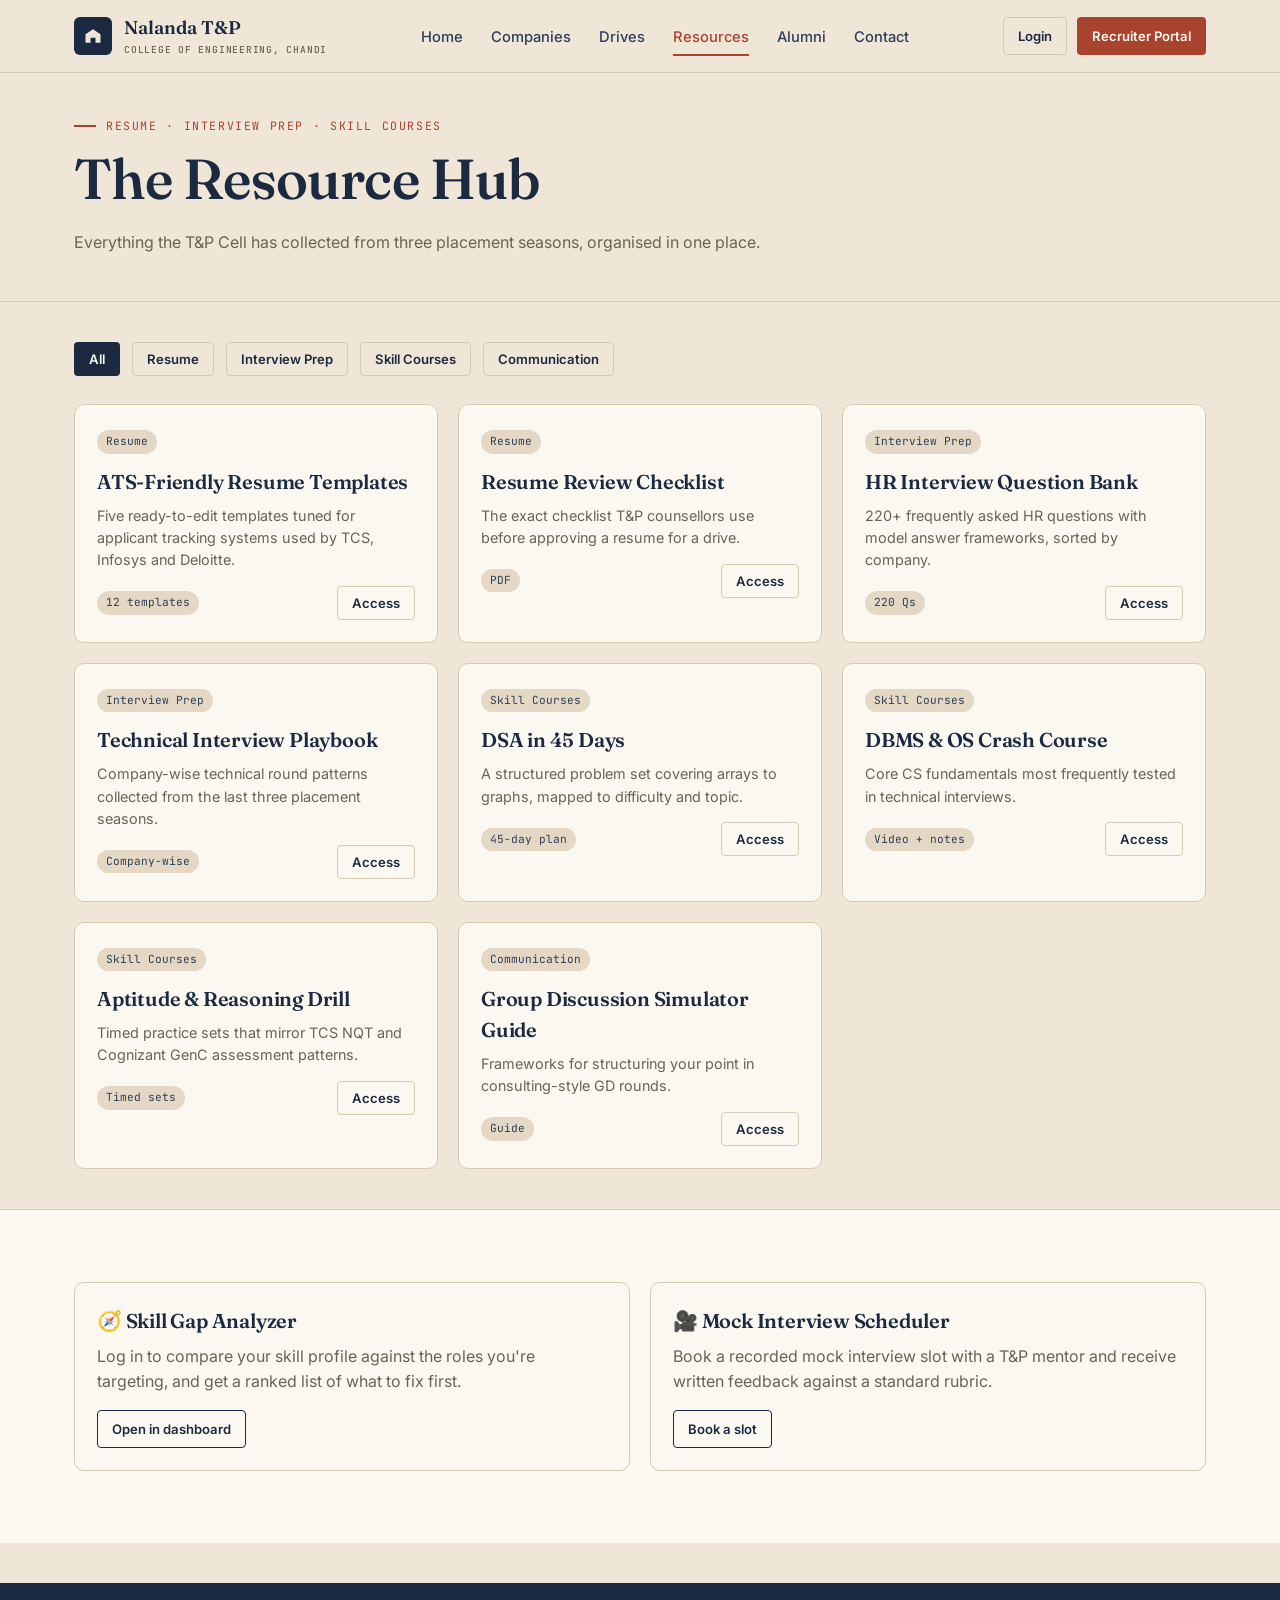
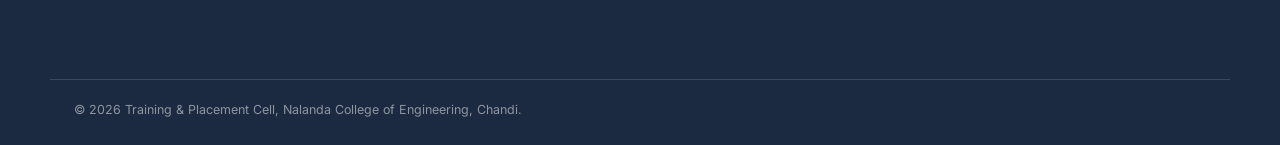
<file: resources.html>
<!DOCTYPE html>
<html lang="en">
<head>
<meta charset="UTF-8">
<meta name="viewport" content="width=device-width, initial-scale=1.0">
<title>Resource Hub — Nalanda T&P Cell</title>
<link href="https://fonts.googleapis.com/css2?family=Fraunces:opsz,wght@9..144,500;9..144,600;9..144,700&family=Inter:wght@400;500;600;700&family=JetBrains+Mono:wght@400;500;600&display=swap" rel="stylesheet">
<link rel="stylesheet" href="assets/css/style.css">
</head>
<body>
<nav class="site-nav">
  <div class="container nav-inner">
    <a href="index.html" class="brand"><span class="brand-mark"><svg viewBox="0 0 24 24" fill="none"><path d="M3 10L12 4L21 10V20H15V14H9V20H3V10Z" fill="#EFE6D8"/></svg></span><span>Nalanda T&amp;P<small>College of Engineering, Chandi</small></span></a>
    <ul class="nav-links">
      <li><a href="index.html" data-page="index.html">Home</a></li>
      <li><a href="companies.html" data-page="companies.html">Companies</a></li>
      <li><a href="drives.html" data-page="drives.html">Drives</a></li>
      <li><a href="resources.html" data-page="resources.html" class="active">Resources</a></li>
      <li><a href="alumni.html" data-page="alumni.html">Alumni</a></li>
      <li><a href="contact.html" data-page="contact.html">Contact</a></li>
    </ul>
    <div class="nav-cta">
      <a href="login.html" class="btn btn-ghost btn-sm" data-login-link>Login</a>
      <a href="#" class="btn btn-ink btn-sm hidden" data-user-badge></a>
      <a href="login.html?as=recruiter" class="btn btn-primary btn-sm">Recruiter Portal</a>
    </div>
    <button class="nav-toggle" aria-label="Toggle menu"><span></span><span></span><span></span></button>
  </div>
</nav>

<header class="page-header">
  <div class="container">
    <p class="eyebrow">Resume · Interview Prep · Skill Courses</p>
    <h1>The Resource Hub</h1>
    <p class="lede muted">Everything the T&amp;P Cell has collected from three placement seasons, organised in one place.</p>
  </div>
</header>

<section class="section-tight">
  <div class="container">
    <div class="flex gap-12" style="flex-wrap:wrap;margin-bottom:28px;" id="cat-filters">
      <button class="btn btn-sm btn-ink" data-cat="all">All</button>
    </div>
    <div class="grid grid-3" id="resource-grid"></div>
  </div>
</section>

<section class="section" style="background:var(--paper);border-top:1px solid var(--line);">
  <div class="container grid grid-2">
    <div class="card">
      <h3>🧭 Skill Gap Analyzer</h3>
      <p class="muted">Log in to compare your skill profile against the roles you're targeting, and get a ranked list of what to fix first.</p>
      <a href="student-dashboard.html" class="btn btn-outline btn-sm">Open in dashboard</a>
    </div>
    <div class="card">
      <h3>🎥 Mock Interview Scheduler</h3>
      <p class="muted">Book a recorded mock interview slot with a T&amp;P mentor and receive written feedback against a standard rubric.</p>
      <a href="student-dashboard.html" class="btn btn-outline btn-sm">Book a slot</a>
    </div>
  </div>
</section>

<footer class="site-footer">
  <div class="container footer-bottom"><span>© <span data-year></span> Training &amp; Placement Cell, Nalanda College of Engineering, Chandi.</span></div>
</footer>

<script src="assets/js/data.js"></script>
<script src="assets/js/main.js"></script>
<script src="assets/js/auth.js"></script>
<script>
const cats = ["all", ...new Set(TP_DATA.resources.map(r => r.cat))];
document.getElementById("cat-filters").innerHTML = cats.map(c => `<button class="btn btn-sm ${c==='all'?'btn-ink':'btn-ghost'}" data-cat="${c}">${c === 'all' ? 'All' : c}</button>`).join("");

function renderResources(cat) {
  const list = cat === "all" ? TP_DATA.resources : TP_DATA.resources.filter(r => r.cat === cat);
  document.getElementById("resource-grid").innerHTML = list.map(r => `
    <div class="card">
      <span class="chip" style="margin-bottom:12px;display:inline-block;">${r.cat}</span>
      <h3>${r.title}</h3>
      <p class="muted" style="font-size:.9rem;">${r.desc}</p>
      <div class="flex-between">
        <span class="chip">${r.tag}</span>
        <button class="btn btn-ghost btn-sm" data-get>Access</button>
      </div>
    </div>
  `).join("");
}
renderResources("all");

document.getElementById("cat-filters").addEventListener("click", e => {
  const btn = e.target.closest("[data-cat]");
  if (!btn) return;
  document.querySelectorAll("#cat-filters button").forEach(b => b.className = "btn btn-sm btn-ghost");
  btn.className = "btn btn-sm btn-ink";
  renderResources(btn.dataset.cat);
});

document.getElementById("resource-grid").addEventListener("click", e => {
  if (e.target.closest("[data-get]")) toast("This is a demo resource — connect real files to make this downloadable.");
});
</script>
</body>
</html>
</file>
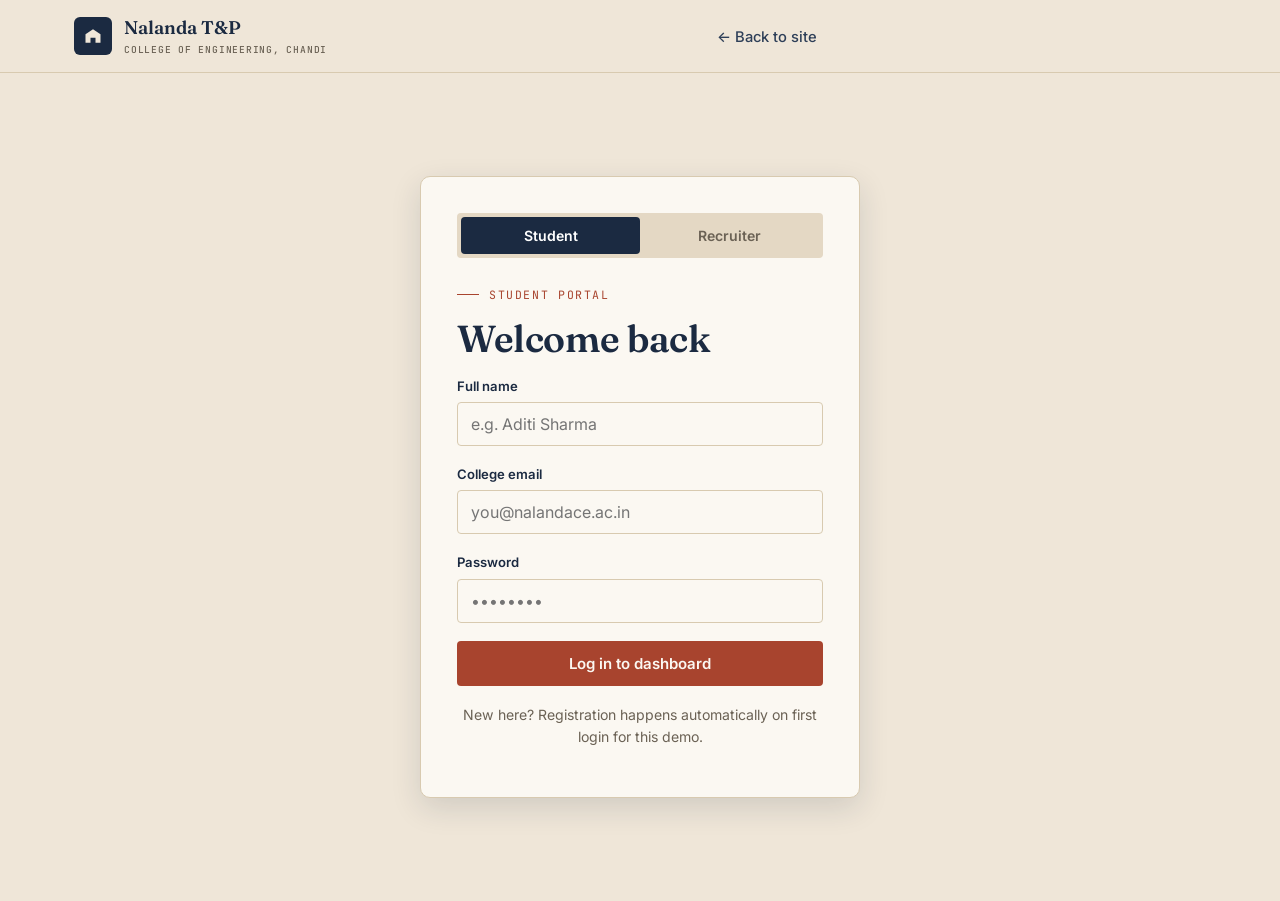
<file: student-dashboard.html>
<!DOCTYPE html>
<html lang="en">
<head>
<meta charset="UTF-8">
<meta name="viewport" content="width=device-width, initial-scale=1.0">
<title>Student Dashboard — Nalanda T&P Cell</title>
<link href="https://fonts.googleapis.com/css2?family=Fraunces:opsz,wght@9..144,500;9..144,600;9..144,700&family=Inter:wght@400;500;600;700&family=JetBrains+Mono:wght@400;500;600&display=swap" rel="stylesheet">
<link rel="stylesheet" href="assets/css/style.css">
<style>
  .slider-row { display:grid; grid-template-columns: 140px 1fr 40px; align-items:center; gap:12px; margin-bottom:14px; }
  .slider-row input[type=range] { width:100%; accent-color: var(--brick); }
  .slider-row span.val { font-family:var(--mono); font-size:.82rem; text-align:right; color:var(--brick); font-weight:600; }
</style>
</head>
<body>
<nav class="site-nav">
  <div class="container nav-inner">
    <a href="index.html" class="brand"><span class="brand-mark"><svg viewBox="0 0 24 24" fill="none"><path d="M3 10L12 4L21 10V20H15V14H9V20H3V10Z" fill="#EFE6D8"/></svg></span><span>Nalanda T&amp;P<small>College of Engineering, Chandi</small></span></a>
    <ul class="nav-links"><li><a href="index.html">← Back to site</a></li></ul>
    <div class="nav-cta"><button class="btn btn-ghost btn-sm" data-logout>Log out</button></div>
    <button class="nav-toggle" aria-label="Toggle menu"><span></span><span></span><span></span></button>
  </div>
</nav>

<div class="dash-shell">
  <aside class="dash-side">
    <div class="who"><b id="who-name">—</b><span>Student</span></div>
    <nav class="dash-nav">
      <a href="#" data-tab="overview" class="active">◆ Overview</a>
      <a href="#" data-tab="match">◆ AI Job Match</a>
      <a href="#" data-tab="gap">◆ Skill Gap Analyzer</a>
      <a href="#" data-tab="interview">◆ Mock Interviews</a>
      <a href="#" data-tab="apps">◆ My Applications</a>
      <a href="#" data-tab="profile">◆ Profile</a>
    </nav>
  </aside>

  <main class="dash-main">

    <!-- OVERVIEW -->
    <section class="tab-panel active" id="tab-overview">
      <p class="eyebrow">Welcome back</p>
      <h2 id="hello-name">Hello!</h2>
      <div class="kpi-row">
        <div class="kpi"><span class="num" id="kpi-apps">0</span><div class="lbl">Active applications</div></div>
        <div class="kpi"><span class="num" id="kpi-match">—</span><div class="lbl">Best AI match score</div></div>
        <div class="kpi"><span class="num" id="kpi-interviews">0</span><div class="lbl">Mock interviews booked</div></div>
        <div class="kpi"><span class="num" id="kpi-complete">40%</span><div class="lbl">Profile completeness</div></div>
      </div>
      <div class="grid grid-2">
        <div class="card">
          <h3>Next up on the ledger</h3>
          <div data-ledger></div>
        </div>
        <div class="card">
          <h3>Quick actions</h3>
          <p class="muted" style="font-size:.88rem;">Set your skills once and both the recommender and the gap analyzer use it.</p>
          <div class="flex gap-12" style="flex-wrap:wrap;">
            <button class="btn btn-primary btn-sm" data-goto="match">Run AI Job Match</button>
            <button class="btn btn-outline btn-sm" data-goto="gap">Analyze Skill Gap</button>
            <button class="btn btn-outline btn-sm" data-goto="interview">Book Mock Interview</button>
          </div>
        </div>
      </div>
    </section>

    <!-- AI JOB MATCH -->
    <section class="tab-panel" id="tab-match">
      <p class="eyebrow">Rule-based recommendation engine</p>
      <h2>AI Job Match</h2>
      <p class="muted" style="max-width:60ch;">Rate yourself on each skill. The engine weighs your profile against what every open role on campus actually looks for, and ranks the best fits.</p>
      <div class="grid" style="grid-template-columns:1fr 1.3fr;gap:32px;align-items:start;">
        <div class="card">
          <h3>Your skill profile</h3>
          <div id="skill-sliders"></div>
          <button class="btn btn-primary btn-block" id="run-match">Get recommendations</button>
        </div>
        <div>
          <div id="match-results" class="grid" style="grid-template-columns:1fr;gap:14px;"></div>
        </div>
      </div>
    </section>

    <!-- SKILL GAP ANALYZER -->
    <section class="tab-panel" id="tab-gap">
      <p class="eyebrow">Close the gap before the interview does</p>
      <h2>Skill Gap Analyzer</h2>
      <div class="field" style="max-width:360px;">
        <label>Target role</label>
        <select id="gap-role"></select>
      </div>
      <div class="grid" style="grid-template-columns:1.3fr 1fr;gap:32px;align-items:start;">
        <div class="card">
          <h3>Required vs. your level</h3>
          <div id="gap-bars"></div>
        </div>
        <div class="card">
          <h3>Priority fixes</h3>
          <div id="gap-priority"></div>
        </div>
      </div>
    </section>

    <!-- MOCK INTERVIEWS -->
    <section class="tab-panel" id="tab-interview">
      <p class="eyebrow">Recorded · Reviewed by a T&amp;P mentor</p>
      <h2>Mock Interview Scheduler</h2>
      <div class="grid" style="grid-template-columns:1fr 1.2fr;gap:32px;align-items:start;">
        <div class="card">
          <h3>Book a slot</h3>
          <form id="mock-form">
            <div class="field"><label>Interview type</label>
              <select id="m-type"><option>Technical (DSA)</option><option>HR / Behavioural</option><option>Group Discussion</option><option>Case Study</option></select>
            </div>
            <div class="field-row">
              <div class="field"><label>Date</label><input type="date" id="m-date" required></div>
              <div class="field"><label>Time</label><input type="time" id="m-time" required></div>
            </div>
            <div class="field" style="display:flex;align-items:center;gap:8px;">
              <input type="checkbox" id="m-record" checked style="width:auto;">
              <label style="margin:0;" for="m-record">Record this session for feedback review</label>
            </div>
            <button class="btn btn-primary btn-block" type="submit">Book mock interview</button>
          </form>
        </div>
        <div>
          <h3 style="margin-bottom:14px;">Your sessions</h3>
          <div id="mock-list"></div>
        </div>
      </div>
    </section>

    <!-- MY APPLICATIONS -->
    <section class="tab-panel" id="tab-apps">
      <p class="eyebrow">Synced with the drive calendar</p>
      <h2>My Applications</h2>
      <table class="ledger-table" id="apps-table">
        <thead><tr><th>Company</th><th>Drive date</th><th>Status</th></tr></thead>
        <tbody id="apps-body"></tbody>
      </table>
      <p class="muted" id="apps-empty" style="margin-top:14px;">No applications yet — <a href="drives.html" style="color:var(--brick);">browse the drive calendar</a>.</p>
    </section>

    <!-- PROFILE -->
    <section class="tab-panel" id="tab-profile">
      <p class="eyebrow">Keeps recruiters and the matcher in sync</p>
      <h2>Profile</h2>
      <div class="card" style="max-width:520px;">
        <form id="profile-form">
          <div class="field-row">
            <div class="field"><label>Full name</label><input id="p-name"></div>
            <div class="field"><label>Branch</label><input id="p-branch" placeholder="e.g. CSE"></div>
          </div>
          <div class="field-row">
            <div class="field"><label>CGPA</label><input id="p-cgpa" placeholder="e.g. 8.2"></div>
            <div class="field"><label>Graduating year</label><input id="p-year" placeholder="e.g. 2027"></div>
          </div>
          <div class="field"><label>Email</label><input id="p-email" disabled></div>
          <button class="btn btn-primary btn-block" type="submit">Save profile</button>
        </form>
      </div>
    </section>

  </main>
</div>

<script src="assets/js/data.js"></script>
<script src="assets/js/main.js"></script>
<script src="assets/js/auth.js"></script>
<script>
const session = tpRequireSession("student");
if (session) {
  document.getElementById("who-name").textContent = session.name;
  document.getElementById("hello-name").textContent = `Hello, ${session.name.split(" ")[0]}!`;
  document.getElementById("p-name").value = session.name;
  document.getElementById("p-email").value = session.email;
}

/* ---------- Tab switching ---------- */
document.querySelectorAll(".dash-nav a").forEach(a => a.addEventListener("click", e => {
  e.preventDefault();
  goto(a.dataset.tab);
}));
document.querySelectorAll("[data-goto]").forEach(b => b.addEventListener("click", () => goto(b.dataset.goto)));
function goto(tab) {
  document.querySelectorAll(".dash-nav a").forEach(a => a.classList.toggle("active", a.dataset.tab === tab));
  document.querySelectorAll(".tab-panel").forEach(p => p.classList.toggle("active", p.id === "tab-" + tab));
}

/* ---------- Skill profile (shared state) ---------- */
const SKILL_KEY = "tp_skills";
function getSkills() {
  return JSON.parse(localStorage.getItem(SKILL_KEY) || "null") ||
    Object.fromEntries(TP_DATA.skillCatalog.map(s => [s, 50]));
}
function setSkills(sk) { localStorage.setItem(SKILL_KEY, JSON.stringify(sk)); }

function renderSliders() {
  const skills = getSkills();
  document.getElementById("skill-sliders").innerHTML = TP_DATA.skillCatalog.map(s => `
    <div class="slider-row">
      <span style="font-size:.84rem;">${s}</span>
      <input type="range" min="0" max="100" value="${skills[s]}" data-skill="${s}">
      <span class="val" data-val-for="${s}">${skills[s]}</span>
    </div>
  `).join("");
  document.querySelectorAll("[data-skill]").forEach(inp => {
    inp.addEventListener("input", () => {
      document.querySelector(`[data-val-for="${inp.dataset.skill}"]`).textContent = inp.value;
    });
  });
}
renderSliders();

/* ---------- AI Job Match (rule-based scoring engine) ---------- */
document.getElementById("run-match").addEventListener("click", () => {
  const skills = {};
  document.querySelectorAll("[data-skill]").forEach(inp => skills[inp.dataset.skill] = Number(inp.value));
  setSkills(skills);

  const scored = TP_DATA.companies.filter(c => c.status !== "closed").map(c => {
    const weights = TP_DATA.roleWeights[c.role] || {};
    const keys = Object.keys(weights);
    let raw = 0, max = 0;
    keys.forEach(k => { raw += (skills[k] || 0) * weights[k]; max += 100 * weights[k]; });
    const score = max ? Math.round((raw / max) * 100) : 50;
    return { ...c, score };
  }).sort((a, b) => b.score - a.score);

  document.getElementById("match-results").innerHTML = scored.map(c => `
    <div class="card match-card">
      <div class="flex-between">
        <div>
          <h3 style="margin-bottom:2px;">${c.name}</h3>
          <p class="muted" style="font-size:.84rem;margin:0;">${c.role} · ${ctcRange(c.ctcMin, c.ctcMax)}</p>
        </div>
        <div class="text-center">
          <div class="match-score">${c.score}%</div>
          <span class="muted" style="font-size:.68rem;font-family:var(--mono);">match</span>
        </div>
      </div>
      <div class="skill-bar" style="margin-top:12px;"><i style="width:${c.score}%;"></i></div>
      <div class="flex-between" style="margin-top:12px;">
        <span class="badge badge-${c.status}">${c.status}</span>
        <a href="companies.html#${c.id}" class="btn btn-ghost btn-sm">View profile</a>
      </div>
    </div>
  `).join("");

  document.getElementById("kpi-match").textContent = scored[0] ? scored[0].score + "%" : "—";
  toast("Recommendations updated from your skill profile.");
});

/* ---------- Skill Gap Analyzer ---------- */
const gapRoleSel = document.getElementById("gap-role");
gapRoleSel.innerHTML = Object.keys(TP_DATA.roleWeights).map(r => `<option>${r}</option>`).join("");
function renderGap() {
  const role = gapRoleSel.value;
  const weights = TP_DATA.roleWeights[role];
  const skills = getSkills();
  const rows = Object.entries(weights).map(([skill, w]) => {
    const required = Math.round(w * 100);
    const current = skills[skill] || 0;
    const gap = Math.max(0, required - current);
    return { skill, required, current, gap };
  }).sort((a, b) => b.gap - a.gap);

  document.getElementById("gap-bars").innerHTML = rows.map(r => `
    <div class="skill-row">
      <div class="flex-between"><span>${r.skill}</span><span class="muted" style="font-family:var(--mono);font-size:.78rem;">${r.current} / ${r.required} required</span></div>
      <div class="skill-bar"><i style="width:${r.current}%;"></i></div>
      <div class="skill-bar gap" style="margin-top:4px;"><i style="width:${r.required}%;"></i></div>
    </div>
  `).join("") + `<p class="muted" style="font-size:.76rem;margin-top:10px;">Solid bar = your level · faint bar = what the role typically expects.</p>`;

  const priority = rows.filter(r => r.gap > 0);
  document.getElementById("gap-priority").innerHTML = priority.length ? priority.map((r,i) => `
    <div class="flex-between" style="padding:10px 0;border-bottom:1px solid var(--line);">
      <span><b>${i+1}.</b> ${r.skill}</span>
      <span class="badge badge-closed">−${r.gap} pts</span>
    </div>
  `).join("") : `<p class="muted">You meet or exceed every requirement for this role. 🎉</p>`;
}
gapRoleSel.addEventListener("change", renderGap);
renderGap();

/* ---------- Mock interview scheduler ---------- */
const MOCK_KEY = "tp_mock_interviews";
const getMocks = () => JSON.parse(localStorage.getItem(MOCK_KEY) || "[]");
const setMocks = (m) => localStorage.setItem(MOCK_KEY, JSON.stringify(m));

function renderMocks() {
  const mocks = getMocks();
  document.getElementById("kpi-interviews").textContent = mocks.length;
  document.getElementById("mock-list").innerHTML = mocks.length ? mocks.map((m, i) => `
    <div class="card" style="margin-bottom:12px;">
      <div class="flex-between">
        <div>
          <h3 style="margin-bottom:2px;">${m.type}</h3>
          <p class="muted" style="font-size:.82rem;margin:0;">${m.date} at ${m.time} ${m.record ? "· 🎥 recording enabled" : ""}</p>
        </div>
        <span class="badge ${m.done ? 'badge-open' : 'badge-upcoming'}">${m.done ? 'Completed' : 'Scheduled'}</span>
      </div>
      ${m.done
        ? `<div style="margin-top:12px;padding-top:12px;border-top:1px dashed var(--line);"><b>Mentor feedback</b><p class="muted" style="font-size:.86rem;">Score: <b style="color:var(--brick);">${m.score}/10</b> — ${m.feedback}</p></div>`
        : `<button class="btn btn-ghost btn-sm" data-complete="${i}" style="margin-top:10px;">Mark as completed (demo)</button>`
      }
    </div>
  `).join("") : `<p class="muted">No sessions booked yet.</p>`;
}
renderMocks();

document.getElementById("mock-form").addEventListener("submit", e => {
  e.preventDefault();
  const mocks = getMocks();
  mocks.push({
    type: document.getElementById("m-type").value,
    date: document.getElementById("m-date").value,
    time: document.getElementById("m-time").value,
    record: document.getElementById("m-record").checked,
    done: false
  });
  setMocks(mocks);
  renderMocks();
  toast("Mock interview booked — a calendar invite has been emailed to you.");
  e.target.reset();
  document.getElementById("m-record").checked = true;
});

document.getElementById("mock-list").addEventListener("click", e => {
  const btn = e.target.closest("[data-complete]");
  if (!btn) return;
  const mocks = getMocks();
  const i = Number(btn.dataset.complete);
  const feedbackBank = [
    "Strong on fundamentals — work on structuring your answers with a clear beginning, middle, and end.",
    "Good communication. Revisit time complexity trade-offs before your next technical round.",
    "Confident delivery. Slow down slightly on behavioural questions to avoid rambling.",
    "Clear problem-solving approach — practice dry-running your code out loud before submitting."
  ];
  mocks[i].done = true;
  mocks[i].score = (6 + Math.floor(Math.random() * 4));
  mocks[i].feedback = feedbackBank[Math.floor(Math.random() * feedbackBank.length)];
  setMocks(mocks);
  renderMocks();
  toast("Feedback added to your session.");
});

/* ---------- My Applications ---------- */
function renderApps() {
  const apps = JSON.parse(localStorage.getItem("tp_my_applications") || "[]");
  const rows = TP_DATA.drives.filter(d => apps.includes(d.id));
  document.getElementById("kpi-apps").textContent = rows.length;
  document.getElementById("apps-empty").classList.toggle("hidden", rows.length > 0);
  document.getElementById("apps-body").innerHTML = rows.map(d => `
    <tr><td><b>${d.company}</b></td><td>${new Date(d.date).toLocaleDateString('en-IN',{day:'2-digit',month:'short',year:'numeric'})}</td><td><span class="badge badge-applied">Applied</span></td></tr>
  `).join("");
}
renderApps();

/* ---------- Profile ---------- */
const PROFILE_KEY = "tp_profile";
const profile = JSON.parse(localStorage.getItem(PROFILE_KEY) || "{}");
document.getElementById("p-branch").value = profile.branch || "";
document.getElementById("p-cgpa").value = profile.cgpa || "";
document.getElementById("p-year").value = profile.year || "";

function updateCompleteness() {
  const filled = [document.getElementById("p-branch").value, document.getElementById("p-cgpa").value, document.getElementById("p-year").value].filter(Boolean).length;
  document.getElementById("kpi-complete").textContent = Math.round(((filled + 1) / 4) * 100) + "%";
}
updateCompleteness();

document.getElementById("profile-form").addEventListener("submit", e => {
  e.preventDefault();
  localStorage.setItem(PROFILE_KEY, JSON.stringify({
    branch: document.getElementById("p-branch").value,
    cgpa: document.getElementById("p-cgpa").value,
    year: document.getElementById("p-year").value
  }));
  updateCompleteness();
  toast("Profile saved.");
});
</script>
</body>
</html>
</file>
<file: assets/css/style.css>
/* ============================================================
   NALANDA T&P — DESIGN SYSTEM
   Palette grounded in Nalanda Mahavihara's red-brick ruins
   (heritage) crossed with a modern placement ledger (utility).
   ============================================================ */

:root {
  /* Color tokens */
  --ink: #1B2A41;          /* primary dark - deep indigo ink */
  --ink-soft: #2E3F58;
  --brick: #A8442E;        /* heritage accent - structural, not decorative */
  --brick-dark: #7E3122;
  --brass: #B8862E;        /* offers / highlights */
  --parchment: #EFE6D8;    /* page background */
  --parchment-deep: #E4D8C4;
  --paper: #FBF8F2;        /* card surface */
  --success: #2F6B4F;      /* placed / open status */
  --success-bg: #E3EEE6;
  --danger: #97372A;
  --slate: #3A3530;        /* body text */
  --slate-soft: #6B6255;
  --line: #D8CAB0;         /* ruled lines, borders */

  --serif: "Fraunces", "Iowan Old Style", Georgia, serif;
  --sans: "Inter", -apple-system, BlinkMacSystemFont, "Segoe UI", sans-serif;
  --mono: "JetBrains Mono", "IBM Plex Mono", ui-monospace, monospace;

  --radius: 4px;
  --radius-lg: 10px;
  --shadow: 0 1px 2px rgba(27,42,65,0.06), 0 6px 20px rgba(27,42,65,0.06);
  --shadow-lift: 0 10px 30px rgba(27,42,65,0.14);
  --max: 1180px;
}

* { box-sizing: border-box; }
html { scroll-behavior: smooth; }
@media (prefers-reduced-motion: reduce) {
  html { scroll-behavior: auto; }
  *, *::before, *::after { animation-duration: 0.01ms !important; animation-iteration-count: 1 !important; transition-duration: 0.01ms !important; }
}

body {
  margin: 0;
  font-family: var(--sans);
  background: var(--parchment);
  color: var(--slate);
  line-height: 1.55;
  -webkit-font-smoothing: antialiased;
}

img { max-width: 100%; display: block; }
a { color: inherit; text-decoration: none; }
ul { list-style: none; margin: 0; padding: 0; }
button { font-family: inherit; cursor: pointer; }
input, select, textarea { font-family: inherit; font-size: 1rem; }

h1, h2, h3, h4 { font-family: var(--serif); color: var(--ink); margin: 0 0 .4em; font-weight: 600; letter-spacing: -0.01em; }
h1 { font-size: clamp(2.1rem, 4.4vw, 3.6rem); line-height: 1.05; font-weight: 560; }
h2 { font-size: clamp(1.6rem, 3vw, 2.35rem); line-height: 1.15; }
h3 { font-size: 1.25rem; }
p { margin: 0 0 1em; color: var(--slate); }

.container { max-width: var(--max); margin: 0 auto; padding: 0 24px; }
.section { padding: 72px 0; }
.section-tight { padding: 40px 0; }

.eyebrow {
  font-family: var(--mono);
  font-size: 0.72rem;
  letter-spacing: 0.14em;
  text-transform: uppercase;
  color: var(--brick);
  display: flex;
  align-items: center;
  gap: 10px;
  margin-bottom: 14px;
}
.eyebrow::before { content: ""; width: 22px; height: 1.5px; background: var(--brick); display: inline-block; }

/* ---------- Buttons ---------- */
.btn {
  display: inline-flex; align-items: center; justify-content: center; gap: 8px;
  padding: 12px 22px; border-radius: var(--radius); border: 1.5px solid transparent;
  font-weight: 600; font-size: 0.94rem; transition: transform .15s ease, box-shadow .15s ease, background .15s ease;
}
.btn:active { transform: translateY(1px); }
.btn-primary { background: var(--brick); color: var(--paper); }
.btn-primary:hover { background: var(--brick-dark); box-shadow: var(--shadow-lift); }
.btn-ink { background: var(--ink); color: var(--paper); }
.btn-ink:hover { background: var(--ink-soft); box-shadow: var(--shadow-lift); }
.btn-outline { background: transparent; border-color: var(--ink); color: var(--ink); }
.btn-outline:hover { background: var(--ink); color: var(--paper); }
.btn-ghost { background: transparent; color: var(--ink); border-color: var(--line); }
.btn-ghost:hover { border-color: var(--ink); }
.btn-sm { padding: 8px 14px; font-size: 0.82rem; }
.btn-block { width: 100%; }
.btn:disabled { opacity: 0.5; cursor: not-allowed; }

/* ---------- Nav ---------- */
.site-nav {
  position: sticky; top: 0; z-index: 100;
  background: rgba(239,230,216,0.92); backdrop-filter: blur(10px);
  border-bottom: 1px solid var(--line);
}
.nav-inner { display: flex; align-items: center; justify-content: space-between; height: 72px; }
.brand { display: flex; align-items: center; gap: 12px; font-family: var(--serif); font-weight: 600; font-size: 1.15rem; color: var(--ink); }
.brand-mark {
  width: 38px; height: 38px; border-radius: 6px; background: var(--ink);
  display: flex; align-items: center; justify-content: center; flex-shrink: 0;
}
.brand-mark svg { width: 20px; height: 20px; }
.brand small { display: block; font-family: var(--mono); font-size: 0.6rem; letter-spacing: 0.08em; color: var(--slate-soft); font-weight: 500; text-transform: uppercase; }

.nav-links { display: flex; align-items: center; gap: 28px; }
.nav-links a { font-size: 0.92rem; font-weight: 500; color: var(--ink-soft); position: relative; padding: 4px 0; }
.nav-links a.active, .nav-links a:hover { color: var(--brick); }
.nav-links a.active::after { content: ""; position: absolute; left: 0; right: 0; bottom: -6px; height: 2px; background: var(--brick); }
.nav-cta { display: flex; align-items: center; gap: 10px; }
.nav-toggle { display: none; background: none; border: none; padding: 8px; }
.nav-toggle span { display: block; width: 22px; height: 2px; background: var(--ink); margin: 4px 0; }

@media (max-width: 900px) {
  .nav-links { position: fixed; inset: 72px 0 0 0; background: var(--paper); flex-direction: column; padding: 28px 24px; gap: 20px; transform: translateX(100%); transition: transform .25s ease; overflow-y: auto; }
  .nav-links.open { transform: translateX(0); }
  .nav-cta { position: fixed; left: 24px; right: 24px; bottom: 24px; z-index: 101; transform: translateY(140%); transition: transform .25s ease; }
  .nav-cta.open { transform: translateY(0); }
  .nav-toggle { display: block; }
}

/* ---------- Hero ---------- */
.hero { padding: 56px 0 0; overflow: hidden; }
.hero-grid { display: grid; grid-template-columns: 1.15fr 0.85fr; gap: 48px; align-items: start; }
.hero h1 { margin-bottom: 18px; }
.hero .lede { font-size: 1.08rem; color: var(--slate-soft); max-width: 46ch; margin-bottom: 28px; }
.hero-actions { display: flex; gap: 14px; flex-wrap: wrap; margin-bottom: 40px; }

/* Ledger / ticker — signature element */
.ledger {
  background: var(--ink); color: var(--paper); border-radius: var(--radius-lg);
  padding: 4px 0; overflow: hidden; position: relative; box-shadow: var(--shadow-lift);
}
.ledger-head { display: flex; align-items: center; justify-content: space-between; padding: 14px 20px 10px; border-bottom: 1px solid rgba(255,255,255,0.12); }
.ledger-head .eyebrow { color: var(--brass); margin: 0; }
.ledger-head .eyebrow::before { background: var(--brass); }
.live-dot { width: 7px; height: 7px; border-radius: 50%; background: #6FCF97; display: inline-block; animation: pulse 1.8s infinite; }
@keyframes pulse { 0%,100% { opacity: 1; } 50% { opacity: 0.35; } }
.ledger-track { display: flex; flex-direction: column; }
.ledger-row {
  display: flex; align-items: baseline; gap: 12px; padding: 12px 20px;
  border-bottom: 1px dashed rgba(255,255,255,0.14); font-family: var(--mono); font-size: 0.86rem;
}
.ledger-row:last-child { border-bottom: none; }
.ledger-row .t { color: rgba(255,255,255,0.45); font-size: 0.72rem; min-width: 56px; }
.ledger-row .arrow { color: var(--brass); }
.ledger-row b { color: #fff; font-weight: 600; }
.ledger-row .tag { margin-left: auto; font-size: 0.68rem; padding: 2px 8px; border-radius: 20px; background: rgba(111,207,151,0.18); color: #8FE0B4; white-space: nowrap; }

.stat-plaques { display: grid; grid-template-columns: repeat(4, 1fr); gap: 1px; background: var(--line); border: 1px solid var(--line); border-radius: var(--radius-lg); overflow: hidden; margin-top: 56px; }
.plaque { background: var(--paper); padding: 26px 20px; text-align: center; }
.plaque .num { font-family: var(--serif); font-size: 2.1rem; color: var(--brick); display: block; font-weight: 600; }
.plaque .lbl { font-family: var(--mono); font-size: 0.7rem; letter-spacing: 0.06em; text-transform: uppercase; color: var(--slate-soft); }

@media (max-width: 900px) {
  .hero-grid { grid-template-columns: 1fr; }
  .stat-plaques { grid-template-columns: repeat(2, 1fr); }
}

/* ---------- Section head ---------- */
.section-head { display: flex; align-items: flex-end; justify-content: space-between; gap: 24px; margin-bottom: 34px; flex-wrap: wrap; }
.section-head .view-all { font-family: var(--mono); font-size: 0.78rem; color: var(--brick); border-bottom: 1px solid var(--brick); padding-bottom: 2px; white-space: nowrap; }

/* ---------- Cards / grids ---------- */
.grid { display: grid; gap: 20px; }
.grid-3 { grid-template-columns: repeat(3, 1fr); }
.grid-4 { grid-template-columns: repeat(4, 1fr); }
.grid-2 { grid-template-columns: repeat(2, 1fr); }
@media (max-width: 900px) { .grid-3, .grid-4 { grid-template-columns: repeat(2,1fr); } }
@media (max-width: 620px) { .grid-3, .grid-4, .grid-2 { grid-template-columns: 1fr; } }

.card {
  background: var(--paper); border: 1px solid var(--line); border-radius: var(--radius-lg);
  padding: 22px; transition: transform .18s ease, box-shadow .18s ease, border-color .18s ease;
}
.card:hover { transform: translateY(-3px); box-shadow: var(--shadow-lift); border-color: var(--brick); }

.company-card { display: flex; flex-direction: column; gap: 12px; }
.company-logo { width: 52px; height: 52px; border-radius: 8px; background: var(--ink); color: var(--paper); display: flex; align-items: center; justify-content: center; font-family: var(--serif); font-weight: 700; font-size: 1.3rem; }
.company-card h3 { margin: 0; font-size: 1.08rem; }
.company-meta { display: flex; flex-wrap: wrap; gap: 8px; font-size: 0.78rem; }
.chip { font-family: var(--mono); font-size: 0.7rem; padding: 3px 9px; border-radius: 20px; background: var(--parchment-deep); color: var(--ink-soft); white-space: nowrap; }
.chip.open { background: var(--success-bg); color: var(--success); }
.chip.closed { background: #F1E1DC; color: var(--danger); }
.chip.upcoming { background: #F5EAD3; color: var(--brass); }
.company-ctc { font-family: var(--mono); font-size: 0.86rem; color: var(--brick); font-weight: 600; }

/* ---------- Status badges ---------- */
.badge { display: inline-flex; align-items: center; gap: 6px; font-family: var(--mono); font-size: 0.7rem; padding: 4px 10px; border-radius: 20px; text-transform: uppercase; letter-spacing: 0.04em; }
.badge-open { background: var(--success-bg); color: var(--success); }
.badge-closed { background: #F1E1DC; color: var(--danger); }
.badge-upcoming { background: #F5EAD3; color: var(--brass); }
.badge-applied { background: #E4E9F0; color: var(--ink); }

/* ---------- Drive rail ---------- */
.rail { display: flex; gap: 18px; overflow-x: auto; padding: 8px 4px 20px; scroll-snap-type: x proximity; }
.rail::-webkit-scrollbar { height: 6px; }
.rail::-webkit-scrollbar-thumb { background: var(--line); border-radius: 4px; }
.rail-card { min-width: 260px; scroll-snap-align: start; }
.rail-date { font-family: var(--mono); font-size: 1.6rem; color: var(--ink); font-weight: 700; }
.rail-date span { display: block; font-size: 0.7rem; color: var(--slate-soft); text-transform: uppercase; letter-spacing: 0.08em; font-family: var(--mono); }

/* ---------- Tables ---------- */
table.ledger-table { width: 100%; border-collapse: collapse; font-size: 0.92rem; }
table.ledger-table th { text-align: left; font-family: var(--mono); font-size: 0.7rem; text-transform: uppercase; letter-spacing: 0.06em; color: var(--slate-soft); padding: 10px 12px; border-bottom: 2px solid var(--ink); }
table.ledger-table td { padding: 12px; border-bottom: 1px solid var(--line); }
table.ledger-table tr:hover td { background: rgba(168,68,46,0.04); }

/* ---------- Forms ---------- */
.field { margin-bottom: 18px; }
.field label { display: block; font-size: 0.82rem; font-weight: 600; color: var(--ink); margin-bottom: 6px; }
.field input, .field select, .field textarea {
  width: 100%; padding: 11px 13px; border: 1.5px solid var(--line); border-radius: var(--radius); background: var(--paper); color: var(--slate);
}
.field input:focus, .field select:focus, .field textarea:focus { outline: none; border-color: var(--brick); box-shadow: 0 0 0 3px rgba(168,68,46,0.12); }
.field-row { display: grid; grid-template-columns: 1fr 1fr; gap: 14px; }
@media (max-width: 620px) { .field-row { grid-template-columns: 1fr; } }

:focus-visible { outline: 2px solid var(--brick); outline-offset: 2px; }

/* ---------- Footer ---------- */
.site-footer { background: var(--ink); color: rgba(255,255,255,0.72); padding: 56px 0 26px; margin-top: 40px; }
.site-footer h4 { color: #fff; font-size: 0.95rem; margin-bottom: 14px; }
.site-footer a { color: rgba(255,255,255,0.72); font-size: 0.88rem; }
.site-footer a:hover { color: var(--brass); }
.footer-grid { display: grid; grid-template-columns: 1.4fr 1fr 1fr 1fr; gap: 32px; }
.footer-grid li { margin-bottom: 8px; }
.footer-bottom { border-top: 1px solid rgba(255,255,255,0.14); margin-top: 40px; padding-top: 20px; font-size: 0.78rem; display: flex; justify-content: space-between; flex-wrap: wrap; gap: 10px; color: rgba(255,255,255,0.5); }
@media (max-width: 800px) { .footer-grid { grid-template-columns: 1fr 1fr; } }

/* ---------- Utility ---------- */
.hidden { display: none !important; }
.text-center { text-align: center; }
.muted { color: var(--slate-soft); }
.mt-0 { margin-top: 0; }
.flex { display: flex; align-items: center; }
.flex-between { display: flex; align-items: center; justify-content: space-between; }
.gap-8 { gap: 8px; } .gap-12 { gap: 12px; } .gap-16 { gap: 16px; }

/* ---------- Modal ---------- */
.modal-overlay { position: fixed; inset: 0; background: rgba(27,42,65,0.55); display: none; align-items: center; justify-content: center; z-index: 200; padding: 20px; backdrop-filter: blur(2px); }
.modal-overlay.open { display: flex; }
.modal { background: var(--paper); border-radius: var(--radius-lg); max-width: 560px; width: 100%; max-height: 86vh; overflow-y: auto; padding: 32px; box-shadow: var(--shadow-lift); position: relative; }
.modal-close { position: absolute; top: 18px; right: 18px; background: none; border: none; font-size: 1.4rem; color: var(--slate-soft); line-height: 1; }

/* ---------- Toast ---------- */
#toast-root { position: fixed; bottom: 24px; right: 24px; z-index: 300; display: flex; flex-direction: column; gap: 10px; }
.toast { background: var(--ink); color: #fff; padding: 14px 18px; border-radius: var(--radius); font-size: 0.88rem; box-shadow: var(--shadow-lift); border-left: 3px solid var(--brass); animation: slideIn .25s ease; max-width: 300px; }
@keyframes slideIn { from { transform: translateX(20px); opacity: 0; } to { transform: translateX(0); opacity: 1; } }

/* ---------- Page header (interior pages) ---------- */
.page-header { padding: 44px 0 30px; border-bottom: 1px solid var(--line); }

/* ---------- Progress bars (skill gap) ---------- */
.skill-row { margin-bottom: 16px; }
.skill-row .flex-between { margin-bottom: 6px; font-size: 0.88rem; }
.skill-bar { height: 8px; background: var(--parchment-deep); border-radius: 20px; overflow: hidden; }
.skill-bar > i { display: block; height: 100%; background: var(--brick); border-radius: 20px; }
.skill-bar.gap > i { background: var(--brass); }

/* ---------- Dashboard shell ---------- */
.dash-shell { display: grid; grid-template-columns: 240px 1fr; min-height: calc(100vh - 72px); }
.dash-side { background: var(--ink); color: rgba(255,255,255,0.75); padding: 28px 16px; }
.dash-side .who { padding: 0 10px 20px; margin-bottom: 12px; border-bottom: 1px solid rgba(255,255,255,0.12); }
.dash-side .who b { color: #fff; display: block; font-family: var(--serif); font-size: 1.05rem; }
.dash-side .who span { font-family: var(--mono); font-size: 0.7rem; color: var(--brass); text-transform: uppercase; }
.dash-nav a { display: flex; align-items: center; gap: 10px; padding: 10px 12px; border-radius: 6px; font-size: 0.9rem; margin-bottom: 2px; }
.dash-nav a:hover, .dash-nav a.active { background: rgba(255,255,255,0.08); color: #fff; }
.dash-main { padding: 36px; }
@media (max-width: 900px) {
  .dash-shell { grid-template-columns: 1fr; }
  .dash-side { display: flex; overflow-x: auto; align-items: center; padding: 14px 16px; gap: 6px; }
  .dash-side .who { display: none; }
  .dash-nav { display: flex; gap: 4px; }
  .dash-main { padding: 24px 16px; }
}

.tab-panel { display: none; }
.tab-panel.active { display: block; animation: fadeUp .3s ease; }
@keyframes fadeUp { from { opacity: 0; transform: translateY(6px); } to { opacity: 1; transform: translateY(0); } }

.kpi-row { display: grid; grid-template-columns: repeat(4,1fr); gap: 16px; margin-bottom: 32px; }
.kpi { background: var(--paper); border: 1px solid var(--line); border-radius: var(--radius-lg); padding: 20px; }
.kpi .num { font-family: var(--serif); font-size: 1.9rem; color: var(--ink); font-weight: 600; }
.kpi .lbl { font-size: 0.78rem; color: var(--slate-soft); }
.kpi .delta { font-family: var(--mono); font-size: 0.72rem; color: var(--success); }
@media (max-width: 700px) { .kpi-row { grid-template-columns: 1fr 1fr; } }

.match-card { border-left: 3px solid var(--brick); }
.match-score { font-family: var(--mono); font-weight: 700; color: var(--brick); }
</file>
